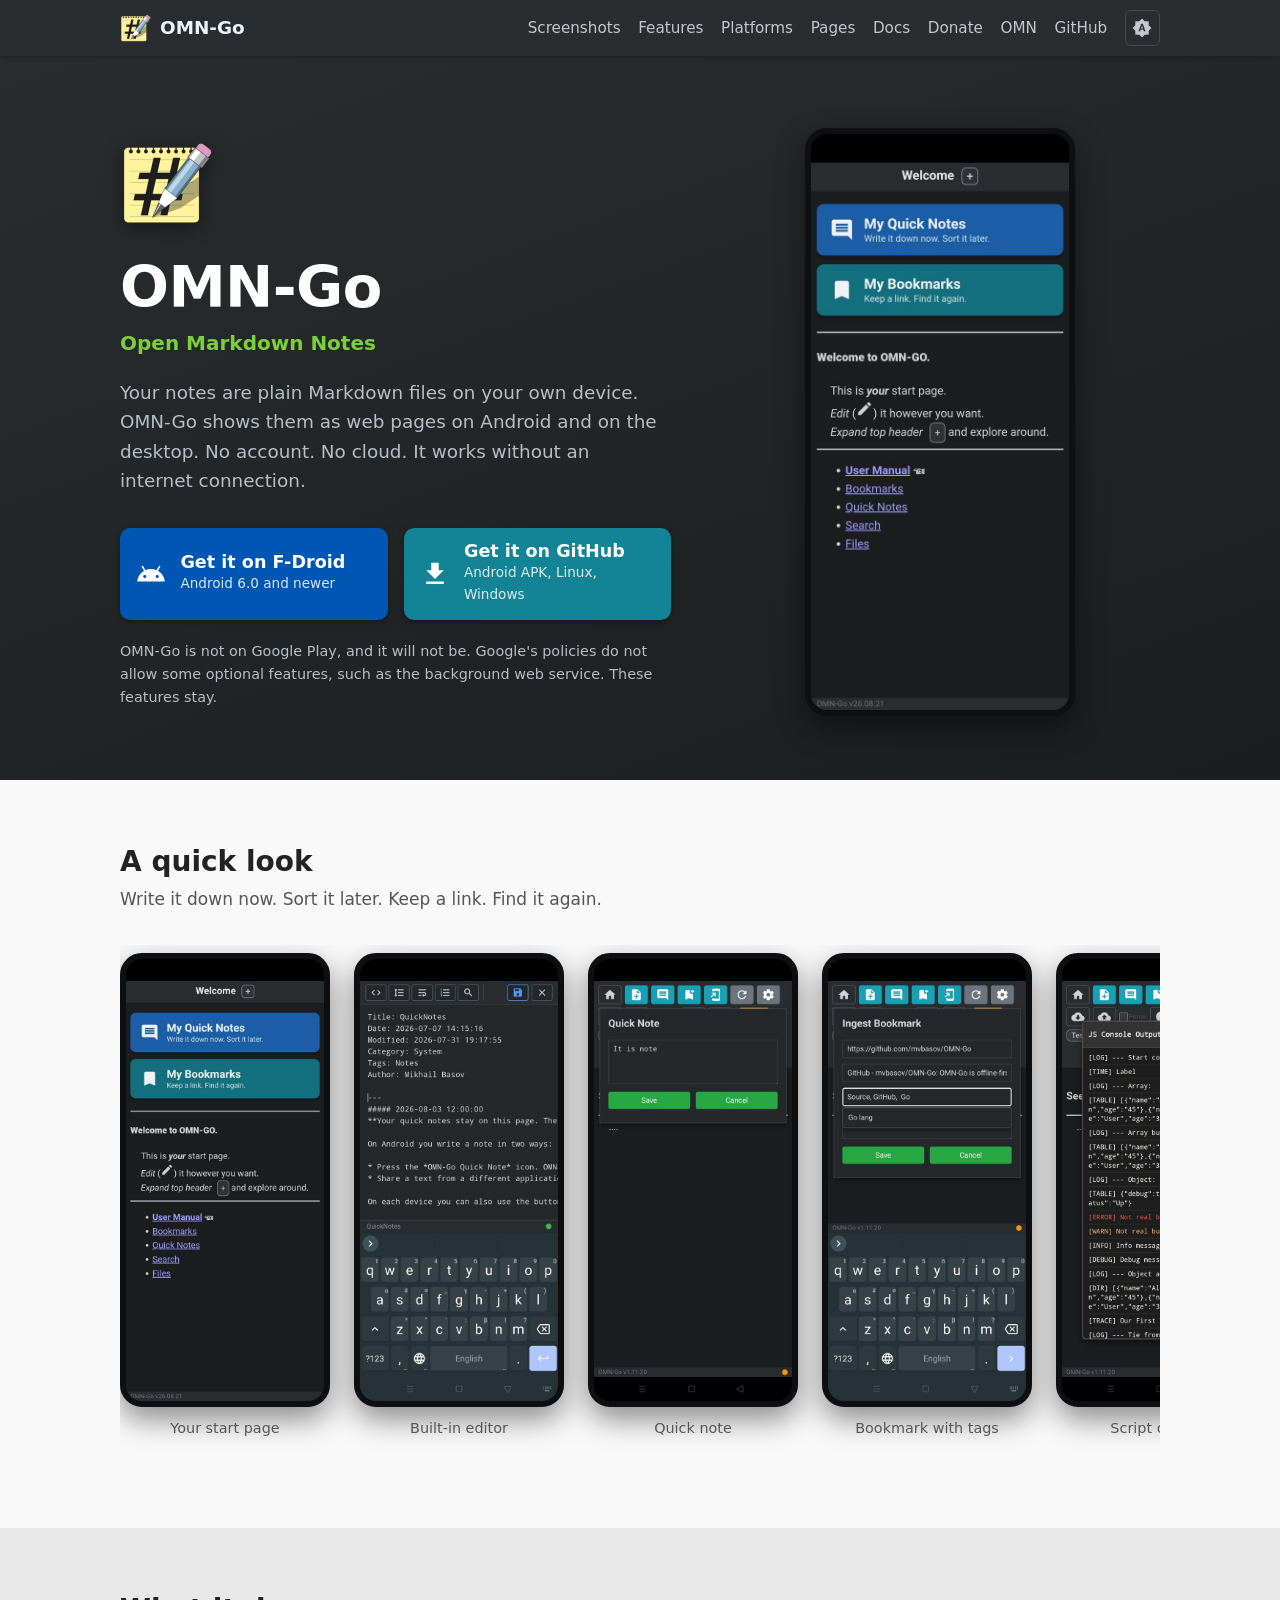
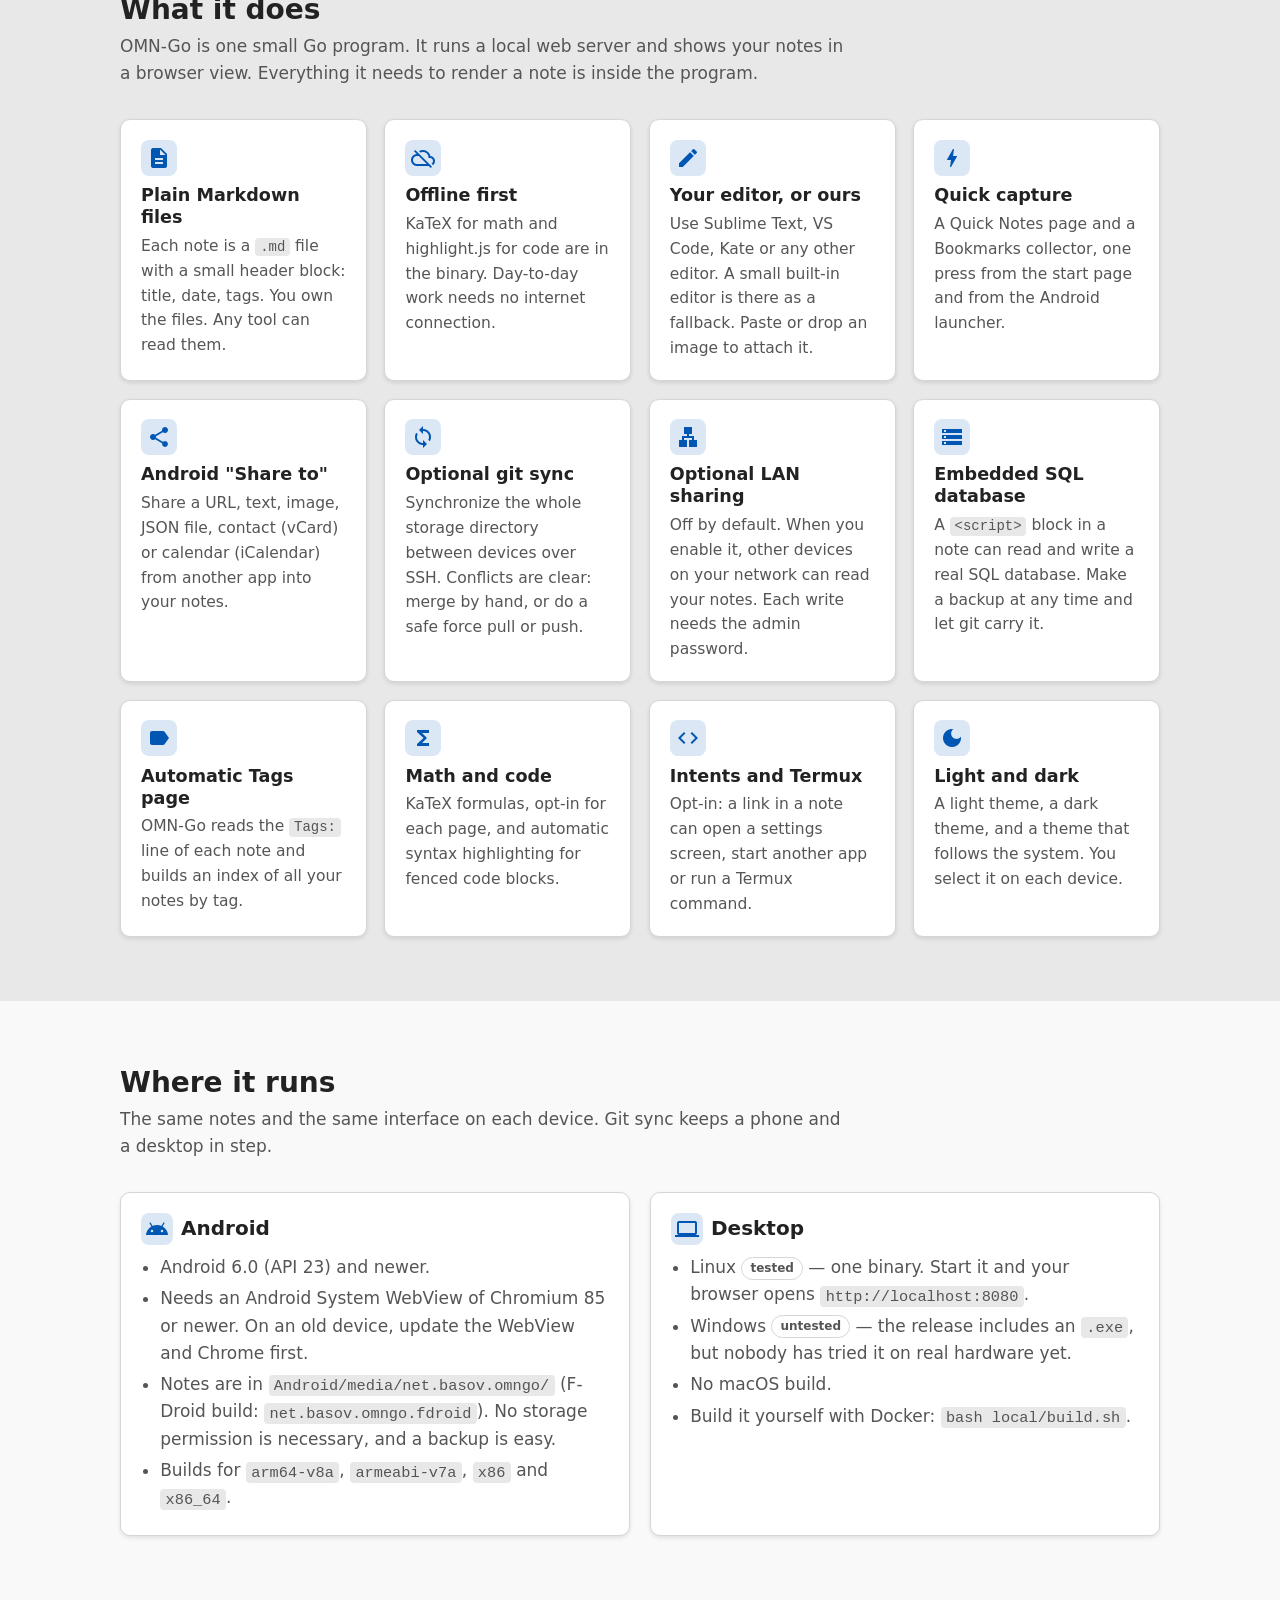
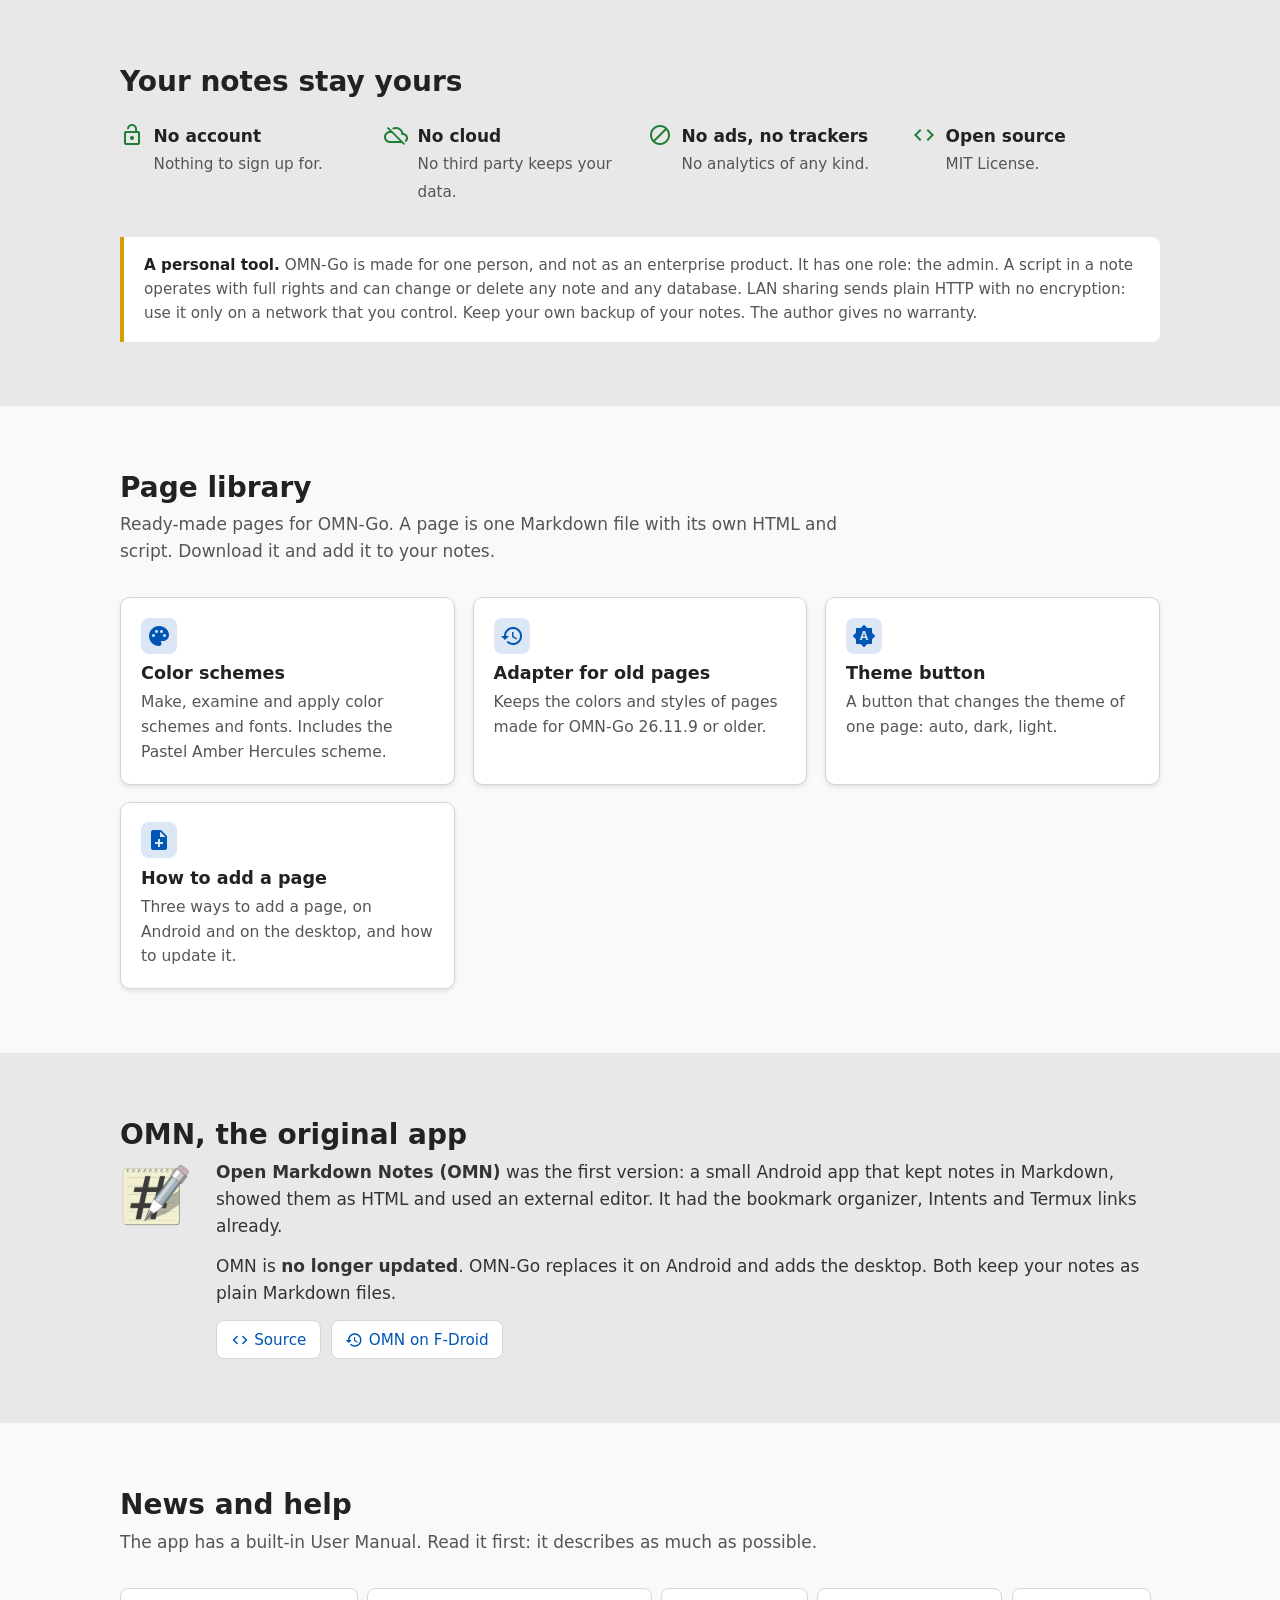
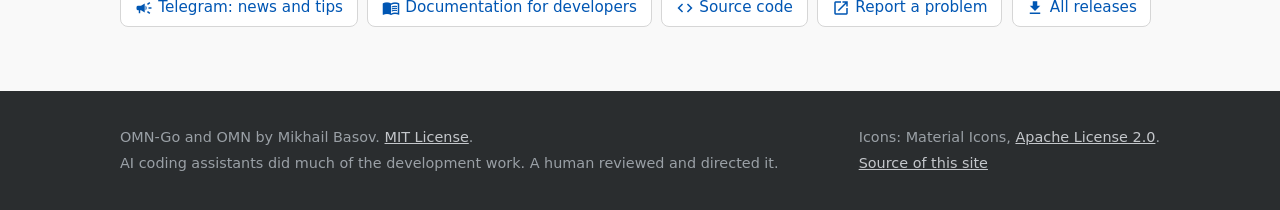
<file: docs/index.html>
<!DOCTYPE html>
<html lang="en">
<head>
<meta charset="utf-8">
<meta name="viewport" content="width=device-width, initial-scale=1">
<title>OMN-Go — Open Markdown Notes</title>
<meta name="description" content="OMN-Go is a self-hosted Markdown note application for Android and the desktop. Plain .md files, offline first, optional git sync, LAN sharing and SQL scripting. No account, no cloud, no trackers.">
<meta name="color-scheme" content="light dark">
<meta name="theme-color" content="#2a2d2f">
<link rel="icon" type="image/png" sizes="32x32" href="img/favicon-32.png">
<link rel="apple-touch-icon" href="img/icon-192.png">
<meta property="og:type" content="website">
<meta property="og:title" content="OMN-Go — Open Markdown Notes">
<meta property="og:description" content="Self-hosted Markdown notes for Android and the desktop. Offline first, no account, no cloud.">
<meta property="og:url" content="https://mvbasov.github.io/OMNHome/">
<meta property="og:image" content="https://mvbasov.github.io/OMNHome/img/og-image.png">
<script>
  /* Apply the saved theme before the first paint. */
  try {
    var t = localStorage.getItem('omn-home-theme');
    if (t === 'light' || t === 'dark') document.documentElement.setAttribute('data-theme', t);
  } catch (e) {}
</script>
<link rel="stylesheet" href="css/omn-home.css">
</head>
<body>

<header class="omn-topbar">
  <div class="omn-wrap">
    <a class="omn-brand" href="#top"><img src="img/icon-192.png" alt="" width="32" height="32">OMN-Go</a>
    <nav class="omn-nav" aria-label="Sections">
      <a class="omn-nav-opt" href="#screenshots">Screenshots</a>
      <a class="omn-nav-opt" href="#features">Features</a>
      <a class="omn-nav-opt" href="#platforms">Platforms</a>
      <a href="pages/">Pages</a>
      <a href="doc/">Docs</a>
      <a href="donate.html">Donate</a>
      <a class="omn-nav-opt" href="#omn">OMN</a>
      <a href="https://github.com/mvbasov/OMN-Go">GitHub</a>
      <button class="omn-theme-btn" id="omn-theme-btn" type="button" title="Theme: system" aria-label="Theme: system"><span class="omn-icon" aria-hidden="true">&#xe1ab;</span></button>
    </nav>
  </div>
</header>

<main id="top">

<section class="omn-hero">
  <div class="omn-wrap">
    <div>
      <img class="omn-hero-logo" src="img/icon-192.png" alt="OMN-Go icon" width="96" height="96">
      <h1>OMN-Go</h1>
      <p class="omn-hero-sub">Open Markdown Notes</p>
      <p class="omn-hero-text">Your notes are plain Markdown files on your own device.
        OMN-Go shows them as web pages on Android and on the desktop.
        No account. No cloud. It works without an internet connection.</p>
      <div class="omn-get" id="download">
        <a class="omn-get-btn omn-get-fdroid" href="https://f-droid.org/packages/net.basov.omngo.fdroid/">
          <span class="omn-icon" aria-hidden="true">&#xe859;</span>
          <span><span class="omn-get-label">Get it on F-Droid</span><span class="omn-get-hint">Android 6.0 and newer</span></span>
        </a>
        <a class="omn-get-btn omn-get-github" href="https://github.com/mvbasov/OMN-Go/releases/latest">
          <span class="omn-icon" aria-hidden="true">&#xf090;</span>
          <span><span class="omn-get-label">Get it on GitHub</span><span class="omn-get-hint">Android APK, Linux, Windows</span></span>
        </a>
      </div>
      <p class="omn-noplay">OMN-Go is not on Google Play, and it will not be.
        Google's policies do not allow some optional features, such as the background web service.
        These features stay.</p>
    </div>
    <div class="omn-hero-shot">
      <span class="omn-phone"><img src="img/01-welcome.jpg" alt="The OMN-Go Welcome page on an Android phone" width="540" height="1206"></span>
    </div>
  </div>
</section>

<section class="omn-section" id="screenshots">
  <div class="omn-wrap">
    <h2>A quick look</h2>
    <p class="omn-lead">Write it down now. Sort it later. Keep a link. Find it again.</p>
    <div class="omn-shots">
      <figure><span class="omn-phone"><img src="img/01-welcome.jpg" alt="Welcome page with the Quick Notes and Bookmarks buttons" loading="lazy" width="540" height="1206"></span><figcaption>Your start page</figcaption></figure>
      <figure><span class="omn-phone"><img src="img/03-editor.jpg" alt="The built-in Markdown editor with a note header block" loading="lazy" width="540" height="1206"></span><figcaption>Built-in editor</figcaption></figure>
      <figure><span class="omn-phone"><img src="img/05-quicknote.jpg" alt="The Quick Note dialog" loading="lazy" width="540" height="1206"></span><figcaption>Quick note</figcaption></figure>
      <figure><span class="omn-phone"><img src="img/06-bookmark.jpg" alt="The Ingest Bookmark dialog with URL, title and tags" loading="lazy" width="540" height="1206"></span><figcaption>Bookmark with tags</figcaption></figure>
      <figure><span class="omn-phone"><img src="img/04-console.jpg" alt="The JavaScript console output of a note script" loading="lazy" width="540" height="1206"></span><figcaption>Script console</figcaption></figure>
      <figure><span class="omn-phone"><img src="img/08-usermanual-light.jpg" alt="The OMN-Go User Manual in the light theme" loading="lazy" width="540" height="1206"></span><figcaption>User Manual, light theme</figcaption></figure>
    </div>
  </div>
</section>

<section class="omn-section omn-section-alt" id="features">
  <div class="omn-wrap">
    <h2>What it does</h2>
    <p class="omn-lead">OMN-Go is one small Go program. It runs a local web server and shows your notes in a browser view.
      Everything it needs to render a note is inside the program.</p>
    <div class="omn-grid">
      <div class="omn-card"><span class="omn-icon" aria-hidden="true">&#xe873;</span><h3>Plain Markdown files</h3><p>Each note is a <code>.md</code> file with a small header block: title, date, tags. You own the files. Any tool can read them.</p></div>
      <div class="omn-card"><span class="omn-icon" aria-hidden="true">&#xe2c1;</span><h3>Offline first</h3><p>KaTeX for math and highlight.js for code are in the binary. Day-to-day work needs no internet connection.</p></div>
      <div class="omn-card"><span class="omn-icon" aria-hidden="true">&#xe3c9;</span><h3>Your editor, or ours</h3><p>Use Sublime Text, VS Code, Kate or any other editor. A small built-in editor is there as a fallback. Paste or drop an image to attach it.</p></div>
      <div class="omn-card"><span class="omn-icon" aria-hidden="true">&#xea0b;</span><h3>Quick capture</h3><p>A Quick Notes page and a Bookmarks collector, one press from the start page and from the Android launcher.</p></div>
      <div class="omn-card"><span class="omn-icon" aria-hidden="true">&#xe80d;</span><h3>Android "Share to"</h3><p>Share a URL, text, image, JSON file, contact (vCard) or calendar (iCalendar) from another app into your notes.</p></div>
      <div class="omn-card"><span class="omn-icon" aria-hidden="true">&#xe627;</span><h3>Optional git sync</h3><p>Synchronize the whole storage directory between devices over SSH. Conflicts are clear: merge by hand, or do a safe force pull or push.</p></div>
      <div class="omn-card"><span class="omn-icon" aria-hidden="true">&#xeb2f;</span><h3>Optional LAN sharing</h3><p>Off by default. When you enable it, other devices on your network can read your notes. Each write needs the admin password.</p></div>
      <div class="omn-card"><span class="omn-icon" aria-hidden="true">&#xe1db;</span><h3>Embedded SQL database</h3><p>A <code>&lt;script&gt;</code> block in a note can read and write a real SQL database. Make a backup at any time and let git carry it.</p></div>
      <div class="omn-card"><span class="omn-icon" aria-hidden="true">&#xe892;</span><h3>Automatic Tags page</h3><p>OMN-Go reads the <code>Tags:</code> line of each note and builds an index of all your notes by tag.</p></div>
      <div class="omn-card"><span class="omn-icon" aria-hidden="true">&#xe24a;</span><h3>Math and code</h3><p>KaTeX formulas, opt-in for each page, and automatic syntax highlighting for fenced code blocks.</p></div>
      <div class="omn-card"><span class="omn-icon" aria-hidden="true">&#xe86f;</span><h3>Intents and Termux</h3><p>Opt-in: a link in a note can open a settings screen, start another app or run a Termux command.</p></div>
      <div class="omn-card"><span class="omn-icon" aria-hidden="true">&#xe51c;</span><h3>Light and dark</h3><p>A light theme, a dark theme, and a theme that follows the system. You select it on each device.</p></div>
    </div>
  </div>
</section>

<section class="omn-section" id="platforms">
  <div class="omn-wrap">
    <h2>Where it runs</h2>
    <p class="omn-lead">The same notes and the same interface on each device. Git sync keeps a phone and a desktop in step.</p>
    <div class="omn-platforms">
      <div class="omn-card">
        <h3><span class="omn-icon" aria-hidden="true">&#xe859;</span>Android</h3>
        <ul>
          <li>Android 6.0 (API 23) and newer.</li>
          <li>Needs an Android System WebView of Chromium 85 or newer. On an old device, update the WebView and Chrome first.</li>
          <li>Notes are in <code>Android/media/net.basov.omngo/</code> (F-Droid build: <code>net.basov.omngo.fdroid</code>). No storage permission is necessary, and a backup is easy.</li>
          <li>Builds for <code>arm64-v8a</code>, <code>armeabi-v7a</code>, <code>x86</code> and <code>x86_64</code>.</li>
        </ul>
      </div>
      <div class="omn-card">
        <h3><span class="omn-icon" aria-hidden="true">&#xe30a;</span>Desktop</h3>
        <ul>
          <li>Linux <span class="omn-tag">tested</span> — one binary. Start it and your browser opens <code>http://localhost:8080</code>.</li>
          <li>Windows <span class="omn-tag">untested</span> — the release includes an <code>.exe</code>, but nobody has tried it on real hardware yet.</li>
          <li>No macOS build.</li>
          <li>Build it yourself with Docker: <code>bash local/build.sh</code>.</li>
        </ul>
      </div>
    </div>
  </div>
</section>

<section class="omn-section omn-section-alt" id="privacy">
  <div class="omn-wrap">
    <h2>Your notes stay yours</h2>
    <div class="omn-pledge">
      <div><span class="omn-icon" aria-hidden="true">&#xe898;</span><span><strong>No account</strong><span class="omn-pledge-text">Nothing to sign up for.</span></span></div>
      <div><span class="omn-icon" aria-hidden="true">&#xe2c1;</span><span><strong>No cloud</strong><span class="omn-pledge-text">No third party keeps your data.</span></span></div>
      <div><span class="omn-icon" aria-hidden="true">&#xe14b;</span><span><strong>No ads, no trackers</strong><span class="omn-pledge-text">No analytics of any kind.</span></span></div>
      <div><span class="omn-icon" aria-hidden="true">&#xe86f;</span><span><strong>Open source</strong><span class="omn-pledge-text">MIT License.</span></span></div>
    </div>
    <div class="omn-disclaimer">
      <strong>A personal tool.</strong> OMN-Go is made for one person, and not as an enterprise product.
      It has one role: the admin. A script in a note operates with full rights and can change or delete any note and any database.
      LAN sharing sends plain HTTP with no encryption: use it only on a network that you control.
      Keep your own backup of your notes. The author gives no warranty.
    </div>
  </div>
</section>

<section class="omn-section" id="pages">
  <div class="omn-wrap">
    <h2>Page library</h2>
    <p class="omn-lead">Ready-made pages for OMN-Go. A page is one Markdown file with its own HTML and script. Download it and add it to your notes.</p>
    <div class="omn-teaser">
      <a class="omn-card" href="pages/#color-schemes"><span class="omn-icon" aria-hidden="true">&#xe40a;</span><h3>Color schemes</h3><p>Make, examine and apply color schemes and fonts. Includes the Pastel Amber Hercules scheme.</p></a>
      <a class="omn-card" href="pages/#legacy-adapter"><span class="omn-icon" aria-hidden="true">&#xe889;</span><h3>Adapter for old pages</h3><p>Keeps the colors and styles of pages made for OMN-Go 26.11.9 or older.</p></a>
      <a class="omn-card" href="pages/#theme-button"><span class="omn-icon" aria-hidden="true">&#xe1ab;</span><h3>Theme button</h3><p>A button that changes the theme of one page: auto, dark, light.</p></a>
      <a class="omn-card" href="pages/install.html"><span class="omn-icon" aria-hidden="true">&#xe89c;</span><h3>How to add a page</h3><p>Three ways to add a page, on Android and on the desktop, and how to update it.</p></a>
    </div>
  </div>
</section>

<section class="omn-section omn-section-alt" id="omn">
  <div class="omn-wrap">
    <h2>OMN, the original app</h2>
    <div class="omn-classic">
      <img src="img/icon-192.png" alt="" width="72" height="72">
      <div>
        <p><strong>Open Markdown Notes (OMN)</strong> was the first version: a small Android app that kept notes in Markdown,
          showed them as HTML and used an external editor. It had the bookmark organizer, Intents and Termux links already.</p>
        <p>OMN is <strong>no longer updated</strong>. OMN-Go replaces it on Android and adds the desktop.
          Both keep your notes as plain Markdown files.</p>
        <div class="omn-links">
          <a class="omn-link-btn" href="https://github.com/mvbasov/OMN"><span class="omn-icon" aria-hidden="true">&#xe86f;</span>Source</a>
          <a class="omn-link-btn" href="https://f-droid.org/packages/net.basov.omn.fdroid/"><span class="omn-icon" aria-hidden="true">&#xe889;</span>OMN on F-Droid</a>
        </div>
      </div>
    </div>
  </div>
</section>

<section class="omn-section" id="community">
  <div class="omn-wrap">
    <h2>News and help</h2>
    <p class="omn-lead">The app has a built-in User Manual. Read it first: it describes as much as possible.</p>
    <div class="omn-links">
      <a class="omn-link-btn" href="https://t.me/OMNNewsAndTips"><span class="omn-icon" aria-hidden="true">&#xef49;</span>Telegram: news and tips</a>
      <a class="omn-link-btn" href="doc/"><span class="omn-icon" aria-hidden="true">&#xea19;</span>Documentation for developers</a>
      <a class="omn-link-btn" href="https://github.com/mvbasov/OMN-Go"><span class="omn-icon" aria-hidden="true">&#xe86f;</span>Source code</a>
      <a class="omn-link-btn" href="https://github.com/mvbasov/OMN-Go/issues"><span class="omn-icon" aria-hidden="true">&#xe89e;</span>Report a problem</a>
      <a class="omn-link-btn" href="https://github.com/mvbasov/OMN-Go/releases"><span class="omn-icon" aria-hidden="true">&#xf090;</span>All releases</a>
    </div>
  </div>
</section>

</main>

<footer class="omn-footer">
  <div class="omn-wrap">
    <div>
      <p>OMN-Go and OMN by Mikhail Basov. <a href="https://github.com/mvbasov/OMN-Go/blob/master/LICENSE">MIT License</a>.</p>
      <p>AI coding assistants did much of the development work. A human reviewed and directed it.</p>
    </div>
    <div>
      <p>Icons: Material Icons, <a href="https://www.apache.org/licenses/LICENSE-2.0">Apache License 2.0</a>.</p>
      <p><a href="https://github.com/mvbasov/OMNHome">Source of this site</a></p>
    </div>
  </div>
</footer>

<script src="js/omn-home.js"></script>
</body>
</html>
</file>
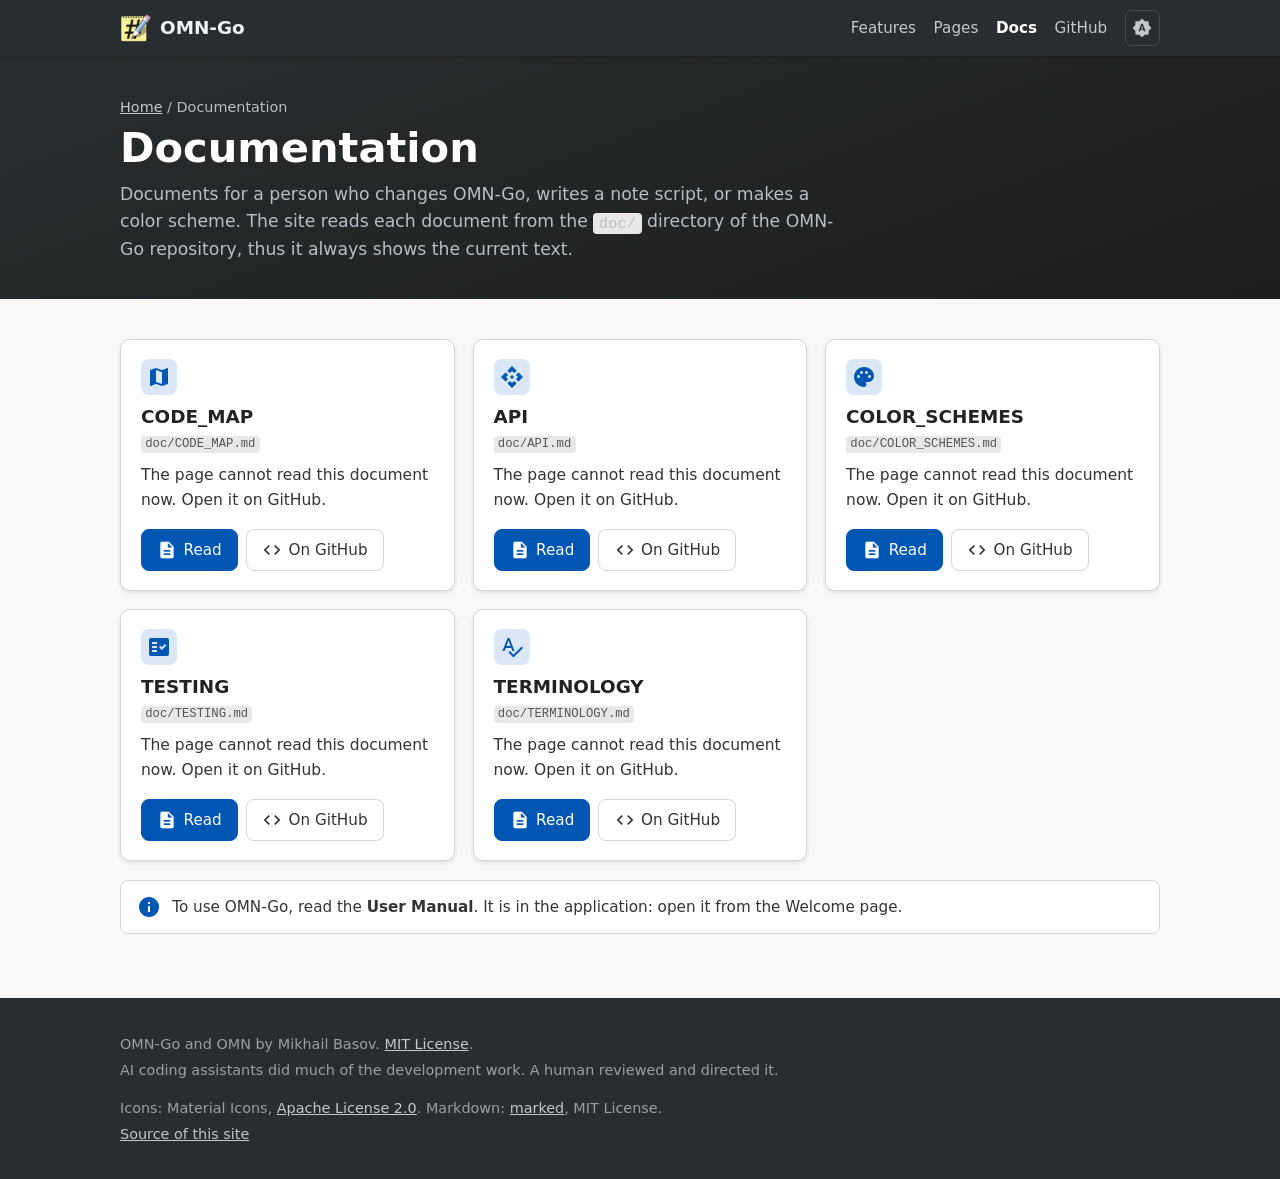
<file: docs/doc/index.html>
<!DOCTYPE html>
<html lang="en">
<head>
<meta charset="utf-8">
<meta name="viewport" content="width=device-width, initial-scale=1">
<title>Documentation — OMN-Go</title>
<meta name="description" content="Developer documentation of OMN-Go: the code map, the server API, the color scheme tokens, the tests and the documentation vocabulary.">
<meta name="color-scheme" content="light dark">
<meta name="theme-color" content="#2a2d2f">
<link rel="icon" type="image/png" sizes="32x32" href="../img/favicon-32.png">
<link rel="apple-touch-icon" href="../img/icon-192.png">
<meta property="og:type" content="website">
<meta property="og:title" content="Documentation — OMN-Go">
<meta property="og:description" content="Developer documentation of OMN-Go: the code map, the server API, the color scheme tokens, the tests and the documentation vocabulary.">
<meta property="og:url" content="https://mvbasov.github.io/OMNHome/doc/">
<meta property="og:image" content="https://mvbasov.github.io/OMNHome/img/og-image.png">
<script>
  /* Apply the saved theme before the first paint. */
  try {
    var t = localStorage.getItem('omn-home-theme');
    if (t === 'light' || t === 'dark') document.documentElement.setAttribute('data-theme', t);
  } catch (e) {}
</script>
<link rel="stylesheet" href="../css/omn-home.css">
</head>
<body>

<header class="omn-topbar">
  <div class="omn-wrap">
    <a class="omn-brand" href="../"><img src="../img/icon-192.png" alt="" width="32" height="32">OMN-Go</a>
    <nav class="omn-nav" aria-label="Sections">
      <a class="omn-nav-opt" href="../#features">Features</a>
      <a href="../pages/">Pages</a>
      <a class="omn-nav-on" href="./">Docs</a>
      <a href="https://github.com/mvbasov/OMN-Go">GitHub</a>
      <button class="omn-theme-btn" id="omn-theme-btn" type="button" title="Theme: system" aria-label="Theme: system"><span class="omn-icon" aria-hidden="true">&#xe1ab;</span></button>
    </nav>
  </div>
</header>

<main>

<section class="omn-pagehead">
  <div class="omn-wrap">
    <div class="omn-crumbs"><a href="../">Home</a> / Documentation</div>
    <h1>Documentation</h1>
    <p>Documents for a person who changes OMN-Go, writes a note script, or makes a color scheme.
      The site reads each document from the <code>doc/</code> directory of the OMN-Go repository, thus it always shows the current text.</p>
  </div>
</section>

<section class="omn-section">
  <div class="omn-wrap">
    <div class="omn-doc-list" id="omn-doc-list">
      <noscript><p>This page needs JavaScript. Read the documents in the
        <a href="https://github.com/mvbasov/OMN-Go/tree/master/doc">doc directory on GitHub</a>.</p></noscript>
    </div>
    <div class="omn-callout">
      <span class="omn-icon" aria-hidden="true">&#xe88e;</span>
      <div>
        <p>To use OMN-Go, read the <strong>User Manual</strong>. It is in the application: open it from the Welcome page.</p>
      </div>
    </div>
  </div>
</section>

</main>

<footer class="omn-footer">
  <div class="omn-wrap">
    <div>
      <p>OMN-Go and OMN by Mikhail Basov. <a href="https://github.com/mvbasov/OMN-Go/blob/master/LICENSE">MIT License</a>.</p>
      <p>AI coding assistants did much of the development work. A human reviewed and directed it.</p>
    </div>
    <div>
      <p>Icons: Material Icons, <a href="https://www.apache.org/licenses/LICENSE-2.0">Apache License 2.0</a>. Markdown: <a href="https://github.com/markedjs/marked">marked</a>, MIT License.</p>
      <p><a href="https://github.com/mvbasov/OMNHome">Source of this site</a></p>
    </div>
  </div>
</footer>

<script src="../js/omn-home.js"></script>
<script src="../js/omn-docs.js"></script>
</body>
</html>
</file>
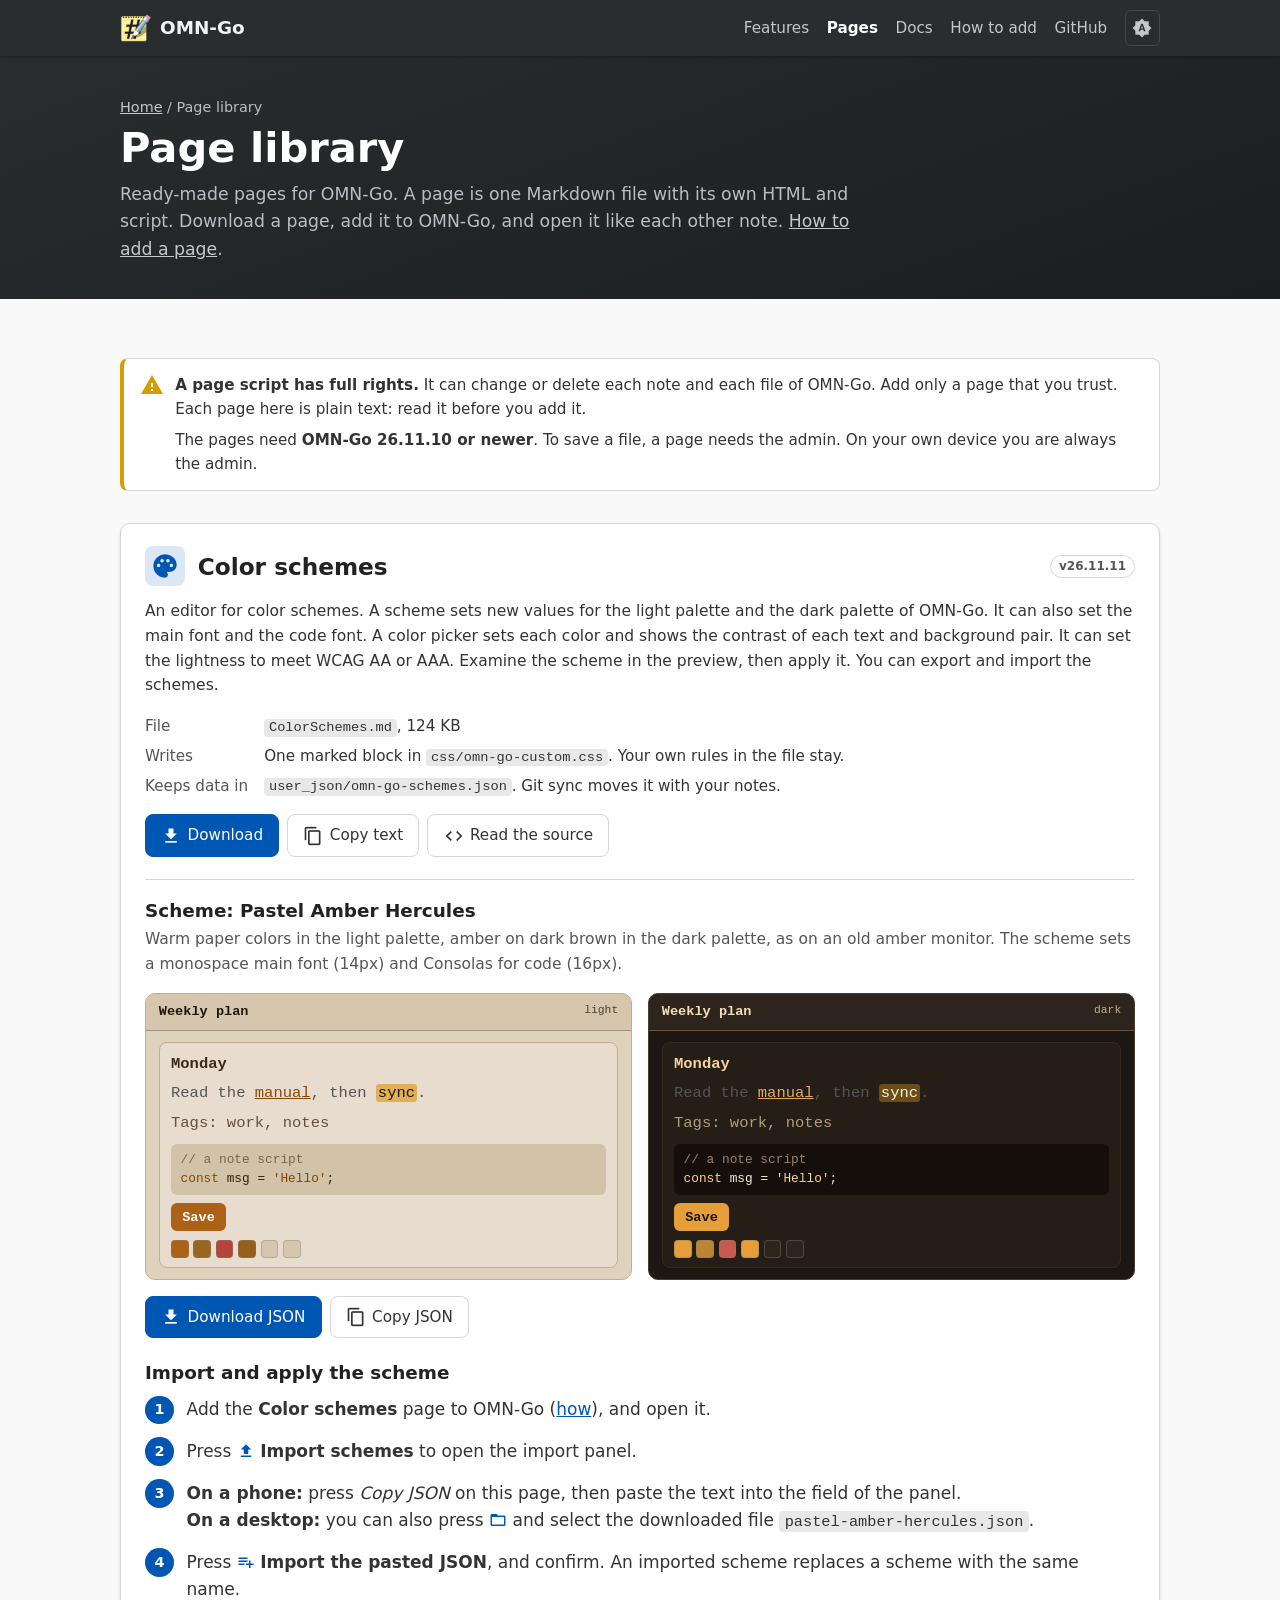
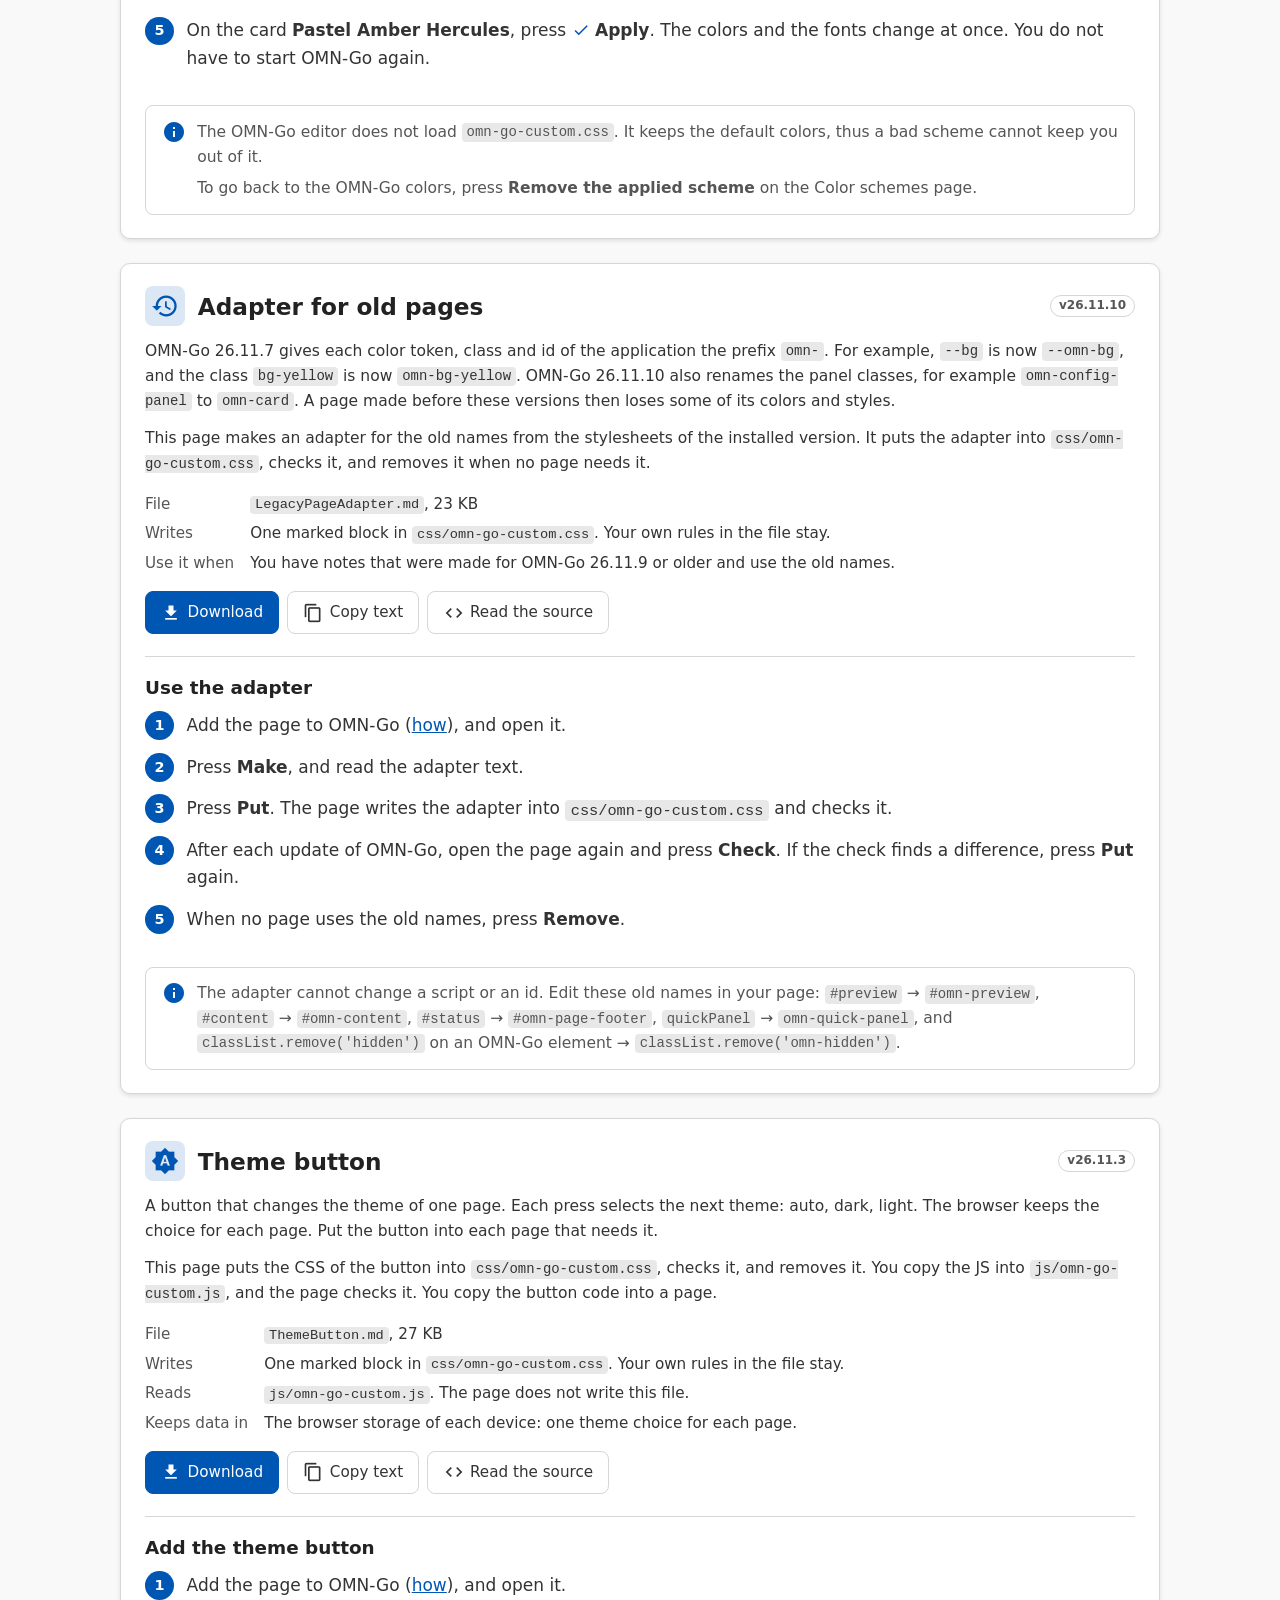
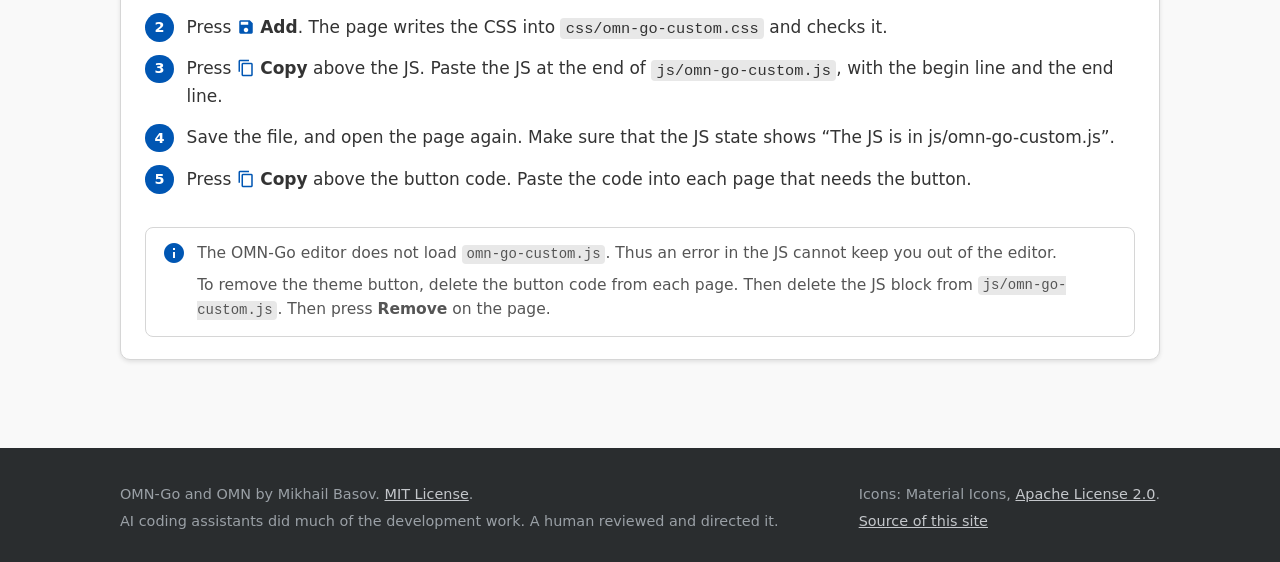
<file: docs/pages/index.html>
<!DOCTYPE html>
<html lang="en">
<head>
<meta charset="utf-8">
<meta name="viewport" content="width=device-width, initial-scale=1">
<title>Page library — OMN-Go</title>
<meta name="description" content="Ready-made pages for OMN-Go: a color scheme editor, an adapter for pages made for an older OMN-Go, and a theme button for a page. Download a page and add it to your notes.">
<meta name="color-scheme" content="light dark">
<meta name="theme-color" content="#2a2d2f">
<link rel="icon" type="image/png" sizes="32x32" href="../img/favicon-32.png">
<link rel="apple-touch-icon" href="../img/icon-192.png">
<meta property="og:type" content="website">
<meta property="og:title" content="OMN-Go page library">
<meta property="og:description" content="Ready-made pages for OMN-Go. Download a page and add it to your notes.">
<meta property="og:url" content="https://mvbasov.github.io/OMNHome/pages/">
<meta property="og:image" content="https://mvbasov.github.io/OMNHome/img/og-image.png">
<script>
  /* Apply the saved theme before the first paint. */
  try {
    var t = localStorage.getItem('omn-home-theme');
    if (t === 'light' || t === 'dark') document.documentElement.setAttribute('data-theme', t);
  } catch (e) {}
</script>
<link rel="stylesheet" href="../css/omn-home.css">
</head>
<body>

<header class="omn-topbar">
  <div class="omn-wrap">
    <a class="omn-brand" href="../"><img src="../img/icon-192.png" alt="" width="32" height="32">OMN-Go</a>
    <nav class="omn-nav" aria-label="Sections">
      <a class="omn-nav-opt" href="../#features">Features</a>
      <a class="omn-nav-on" href="./">Pages</a>
      <a href="../doc/">Docs</a>
      <a class="omn-nav-opt" href="install.html">How to add</a>
      <a href="https://github.com/mvbasov/OMN-Go">GitHub</a>
      <button class="omn-theme-btn" id="omn-theme-btn" type="button" title="Theme: system" aria-label="Theme: system"><span class="omn-icon" aria-hidden="true">&#xe1ab;</span></button>
    </nav>
  </div>
</header>

<main>

<section class="omn-pagehead">
  <div class="omn-wrap">
    <div class="omn-crumbs"><a href="../">Home</a> / Page library</div>
    <h1>Page library</h1>
    <p>Ready-made pages for OMN-Go. A page is one Markdown file with its own HTML and script.
      Download a page, add it to OMN-Go, and open it like each other note.
      <a href="install.html" style="color:#c4c7cb">How to add a page</a>.</p>
  </div>
</section>

<section class="omn-section">
  <div class="omn-wrap">

    <div class="omn-callout omn-callout-warn">
      <span class="omn-icon" aria-hidden="true">&#xe002;</span>
      <div>
        <p><strong>A page script has full rights.</strong> It can change or delete each note and each file of OMN-Go.
          Add only a page that you trust. Each page here is plain text: read it before you add it.</p>
        <p>The pages need <strong>OMN-Go 26.11.10 or newer</strong>. To save a file, a page needs the admin.
          On your own device you are always the admin.</p>
      </div>
    </div>

    <!-- ===================== Color schemes ===================== -->
    <article class="omn-card omn-item" id="color-schemes" style="margin-top:2rem">
      <div class="omn-item-head">
        <span class="omn-icon" aria-hidden="true">&#xe40a;</span>
        <h2>Color schemes</h2>
        <span class="omn-tag" title="Page version">v26.11.11</span>
      </div>
      <p>An editor for color schemes. A scheme sets new values for the light palette and the dark palette of OMN-Go.
        It can also set the main font and the code font. A color picker sets each color and shows the contrast of
        each text and background pair. It can set the lightness to meet WCAG AA or AAA.
        Examine the scheme in the preview, then apply it. You can export and import the schemes.</p>
      <dl class="omn-facts">
        <dt>File</dt><dd><code>ColorSchemes.md</code>, 124 KB</dd>
        <dt>Writes</dt><dd>One marked block in <code>css/omn-go-custom.css</code>. Your own rules in the file stay.</dd>
        <dt>Keeps data in</dt><dd><code>user_json/omn-go-schemes.json</code>. Git sync moves it with your notes.</dd>
      </dl>
      <div class="omn-actions">
        <a class="omn-btn omn-btn-primary" href="files/ColorSchemes.md" download="ColorSchemes.md"><span class="omn-icon" aria-hidden="true">&#xf090;</span>Download</a>
        <button class="omn-btn" type="button" data-copy="files/ColorSchemes.md"><span class="omn-icon" aria-hidden="true">&#xe14d;</span>Copy text</button>
        <a class="omn-btn" href="https://github.com/mvbasov/OMNHome/blob/master/docs/pages/files/ColorSchemes.md"><span class="omn-icon" aria-hidden="true">&#xe86f;</span>Read the source</a>
        <span class="omn-copy-state" aria-live="polite"></span>
      </div>

      <div class="omn-sub" id="pastel-amber-hercules">
        <h3>Scheme: Pastel Amber Hercules</h3>
        <p>Warm paper colors in the light palette, amber on dark brown in the dark palette, as on an old amber monitor.
          The scheme sets a monospace main font (14px) and Consolas for code (16px).</p>
        <div class="omn-scheme">
<div class="omn-mini" style="background:#dfd2bc;color:#342617;border-color:#beae94;font-family:ui-monospace, SFMono-Regular, Menlo, Monaco, Consolas, &#x27;Courier New&#x27;, monospace">
  <div class="omn-mini-head" style="background:#d5c6ad;color:#20160b;border-bottom:1px solid #a69377">Weekly plan <small>light</small></div>
  <div class="omn-mini-body">
    <div class="omn-mini-card" style="background:#e7dcce;border-color:#beae94">
      <p style="color:#3b2a18;font-weight:700">Monday</p>
      <p>Read the <span style="color:#8a4808;text-decoration:underline">manual</span>, then <span style="background:#dfb157;color:#20160b;padding:0 2px;border-radius:3px">sync</span>.</p>
      <p style="color:#63503d">Tags: work, notes</p>
      <div class="omn-mini-code" style="background:#d2c2a7;color:#2e1e10;font-family:Consolas, &#x27;Courier New&#x27;, monospace"><span style="color:#786552">// a note script</span>
<span style="color:#804a08">const</span> <span style="color:#2e1e10">msg</span> = <span style="color:#7a4608">'Hello'</span>;</div>
      <span class="omn-mini-btn" style="background:#ab6216;color:#ffffff">Save</span>
      <div class="omn-mini-dots"><span style="background:#ab6216"></span><span style="background:#9a651f"></span><span style="background:#b54439"></span><span style="background:#965e1b"></span><span style="background:#d5c6ad"></span><span style="background:#d5c6ad"></span></div>
    </div>
  </div>
</div>
<div class="omn-mini" style="background:#1c1712;color:#e9ceaa;border-color:#4a3d2f;font-family:ui-monospace, SFMono-Regular, Menlo, Monaco, Consolas, &#x27;Courier New&#x27;, monospace">
  <div class="omn-mini-head" style="background:#2d251d;color:#f5deb8;border-bottom:1px solid #63523f">Weekly plan <small>dark</small></div>
  <div class="omn-mini-body">
    <div class="omn-mini-card" style="background:#241e17;border-color:#362a1e">
      <p style="color:#f2d3a2;font-weight:700">Monday</p>
      <p>Read the <span style="color:#e2aa62;text-decoration:underline">manual</span>, then <span style="background:#6b4d1b;color:#fdf0d5;padding:0 2px;border-radius:3px">sync</span>.</p>
      <p style="color:#b59b7b">Tags: work, notes</p>
      <div class="omn-mini-code" style="background:#140f0b;color:#fcecd2;font-family:Consolas, &#x27;Courier New&#x27;, monospace"><span style="color:#9b8268">// a note script</span>
<span style="color:#ffd58a">const</span> <span style="color:#fcecd2">msg</span> = <span style="color:#ffd58a">'Hello'</span>;</div>
      <span class="omn-mini-btn" style="background:#e59e38;color:#1c1712">Save</span>
      <div class="omn-mini-dots"><span style="background:#e59e38"></span><span style="background:#be8333"></span><span style="background:#c75a4d"></span><span style="background:#e59e38"></span><span style="background:#2d241c"></span><span style="background:#2d251d"></span></div>
    </div>
  </div>
</div>
</div>
        <div class="omn-actions">
          <a class="omn-btn omn-btn-primary" href="files/schemes/pastel-amber-hercules.json" download="pastel-amber-hercules.json"><span class="omn-icon" aria-hidden="true">&#xf090;</span>Download JSON</a>
          <button class="omn-btn" type="button" data-copy="files/schemes/pastel-amber-hercules.json"><span class="omn-icon" aria-hidden="true">&#xe14d;</span>Copy JSON</button>
          <span class="omn-copy-state" aria-live="polite"></span>
        </div>
        <h3 style="margin-top:1.4rem">Import and apply the scheme</h3>
        <ol class="omn-steps">
          <li>Add the <strong>Color schemes</strong> page to OMN-Go (<a href="install.html">how</a>), and open it.</li>
          <li>Press <span class="omn-icon" aria-hidden="true">&#xe2c6;</span> <strong>Import schemes</strong> to open the import panel.</li>
          <li><strong>On a phone:</strong> press <em>Copy JSON</em> on this page, then paste the text into the field of the panel.<br>
            <strong>On a desktop:</strong> you can also press <span class="omn-icon" aria-hidden="true">&#xe2c8;</span> and select the downloaded file <code>pastel-amber-hercules.json</code>.</li>
          <li>Press <span class="omn-icon" aria-hidden="true">&#xe03b;</span> <strong>Import the pasted JSON</strong>, and confirm.
            An imported scheme replaces a scheme with the same name.</li>
          <li>On the card <strong>Pastel Amber Hercules</strong>, press <span class="omn-icon" aria-hidden="true">&#xe5ca;</span> <strong>Apply</strong>.
            The colors and the fonts change at once. You do not have to start OMN-Go again.</li>
        </ol>
        <div class="omn-callout">
          <span class="omn-icon" aria-hidden="true">&#xe88e;</span>
          <div>
            <p>The OMN-Go editor does not load <code>omn-go-custom.css</code>. It keeps the default colors, thus a bad scheme cannot keep you out of it.</p>
            <p>To go back to the OMN-Go colors, press <strong>Remove the applied scheme</strong> on the Color schemes page.</p>
          </div>
        </div>
      </div>
    </article>

    <!-- ===================== Adapter for old pages ===================== -->
    <article class="omn-card omn-item" id="legacy-adapter">
      <div class="omn-item-head">
        <span class="omn-icon" aria-hidden="true">&#xe889;</span>
        <h2>Adapter for old pages</h2>
        <span class="omn-tag" title="Page version">v26.11.10</span>
      </div>
      <p>OMN-Go 26.11.7 gives each color token, class and id of the application the prefix <code>omn-</code>.
        For example, <code>--bg</code> is now <code>--omn-bg</code>, and the class <code>bg-yellow</code> is now
        <code>omn-bg-yellow</code>. OMN-Go 26.11.10 also renames the panel classes, for example
        <code>omn-config-panel</code> to <code>omn-card</code>. A page made before these versions then loses some of its colors and styles.</p>
      <p>This page makes an adapter for the old names from the stylesheets of the installed version.
        It puts the adapter into <code>css/omn-go-custom.css</code>, checks it, and removes it when no page needs it.</p>
      <dl class="omn-facts">
        <dt>File</dt><dd><code>LegacyPageAdapter.md</code>, 23 KB</dd>
        <dt>Writes</dt><dd>One marked block in <code>css/omn-go-custom.css</code>. Your own rules in the file stay.</dd>
        <dt>Use it when</dt><dd>You have notes that were made for OMN-Go 26.11.9 or older and use the old names.</dd>
      </dl>
      <div class="omn-actions">
        <a class="omn-btn omn-btn-primary" href="files/LegacyPageAdapter.md" download="LegacyPageAdapter.md"><span class="omn-icon" aria-hidden="true">&#xf090;</span>Download</a>
        <button class="omn-btn" type="button" data-copy="files/LegacyPageAdapter.md"><span class="omn-icon" aria-hidden="true">&#xe14d;</span>Copy text</button>
        <a class="omn-btn" href="https://github.com/mvbasov/OMNHome/blob/master/docs/pages/files/LegacyPageAdapter.md"><span class="omn-icon" aria-hidden="true">&#xe86f;</span>Read the source</a>
        <span class="omn-copy-state" aria-live="polite"></span>
      </div>
      <div class="omn-sub">
        <h3>Use the adapter</h3>
        <ol class="omn-steps">
          <li>Add the page to OMN-Go (<a href="install.html">how</a>), and open it.</li>
          <li>Press <strong>Make</strong>, and read the adapter text.</li>
          <li>Press <strong>Put</strong>. The page writes the adapter into <code>css/omn-go-custom.css</code> and checks it.</li>
          <li>After each update of OMN-Go, open the page again and press <strong>Check</strong>. If the check finds a difference, press <strong>Put</strong> again.</li>
          <li>When no page uses the old names, press <strong>Remove</strong>.</li>
        </ol>
        <div class="omn-callout">
          <span class="omn-icon" aria-hidden="true">&#xe88e;</span>
          <div>
            <p>The adapter cannot change a script or an id. Edit these old names in your page:
              <code>#preview</code> → <code>#omn-preview</code>, <code>#content</code> → <code>#omn-content</code>,
              <code>#status</code> → <code>#omn-page-footer</code>, <code>quickPanel</code> → <code>omn-quick-panel</code>,
              and <code>classList.remove('hidden')</code> on an OMN-Go element → <code>classList.remove('omn-hidden')</code>.</p>
          </div>
        </div>
      </div>
    </article>

    <!-- ===================== Theme button ===================== -->
    <article class="omn-card omn-item" id="theme-button">
      <div class="omn-item-head">
        <span class="omn-icon" aria-hidden="true">&#xe1ab;</span>
        <h2>Theme button</h2>
        <span class="omn-tag" title="Page version">v26.11.3</span>
      </div>
      <p>A button that changes the theme of one page. Each press selects the next theme: auto, dark, light.
        The browser keeps the choice for each page. Put the button into each page that needs it.</p>
      <p>This page puts the CSS of the button into <code>css/omn-go-custom.css</code>, checks it, and removes it.
        You copy the JS into <code>js/omn-go-custom.js</code>, and the page checks it.
        You copy the button code into a page.</p>
      <dl class="omn-facts">
        <dt>File</dt><dd><code>ThemeButton.md</code>, 27 KB</dd>
        <dt>Writes</dt><dd>One marked block in <code>css/omn-go-custom.css</code>. Your own rules in the file stay.</dd>
        <dt>Reads</dt><dd><code>js/omn-go-custom.js</code>. The page does not write this file.</dd>
        <dt>Keeps data in</dt><dd>The browser storage of each device: one theme choice for each page.</dd>
      </dl>
      <div class="omn-actions">
        <a class="omn-btn omn-btn-primary" href="files/ThemeButton.md" download="ThemeButton.md"><span class="omn-icon" aria-hidden="true">&#xf090;</span>Download</a>
        <button class="omn-btn" type="button" data-copy="files/ThemeButton.md"><span class="omn-icon" aria-hidden="true">&#xe14d;</span>Copy text</button>
        <a class="omn-btn" href="https://github.com/mvbasov/OMNHome/blob/master/docs/pages/files/ThemeButton.md"><span class="omn-icon" aria-hidden="true">&#xe86f;</span>Read the source</a>
        <span class="omn-copy-state" aria-live="polite"></span>
      </div>
      <div class="omn-sub">
        <h3>Add the theme button</h3>
        <ol class="omn-steps">
          <li>Add the page to OMN-Go (<a href="install.html">how</a>), and open it.</li>
          <li>Press <span class="omn-icon" aria-hidden="true">&#xe161;</span> <strong>Add</strong>. The page writes the CSS into <code>css/omn-go-custom.css</code> and checks it.</li>
          <li>Press <span class="omn-icon" aria-hidden="true">&#xe14d;</span> <strong>Copy</strong> above the JS. Paste the JS at the end of <code>js/omn-go-custom.js</code>, with the begin line and the end line.</li>
          <li>Save the file, and open the page again. Make sure that the JS state shows &ldquo;The JS is in js/omn-go-custom.js&rdquo;.</li>
          <li>Press <span class="omn-icon" aria-hidden="true">&#xe14d;</span> <strong>Copy</strong> above the button code. Paste the code into each page that needs the button.</li>
        </ol>
        <div class="omn-callout">
          <span class="omn-icon" aria-hidden="true">&#xe88e;</span>
          <div>
            <p>The OMN-Go editor does not load <code>omn-go-custom.js</code>. Thus an error in the JS cannot keep you out of the editor.</p>
            <p>To remove the theme button, delete the button code from each page. Then delete the JS block from <code>js/omn-go-custom.js</code>.
              Then press <strong>Remove</strong> on the page.</p>
          </div>
        </div>
      </div>
    </article>

  </div>
</section>

</main>

<footer class="omn-footer">
  <div class="omn-wrap">
    <div>
      <p>OMN-Go and OMN by Mikhail Basov. <a href="https://github.com/mvbasov/OMN-Go/blob/master/LICENSE">MIT License</a>.</p>
      <p>AI coding assistants did much of the development work. A human reviewed and directed it.</p>
    </div>
    <div>
      <p>Icons: Material Icons, <a href="https://www.apache.org/licenses/LICENSE-2.0">Apache License 2.0</a>.</p>
      <p><a href="https://github.com/mvbasov/OMNHome">Source of this site</a></p>
    </div>
  </div>
</footer>

<script src="../js/omn-home.js"></script>
</body>
</html>
</file>
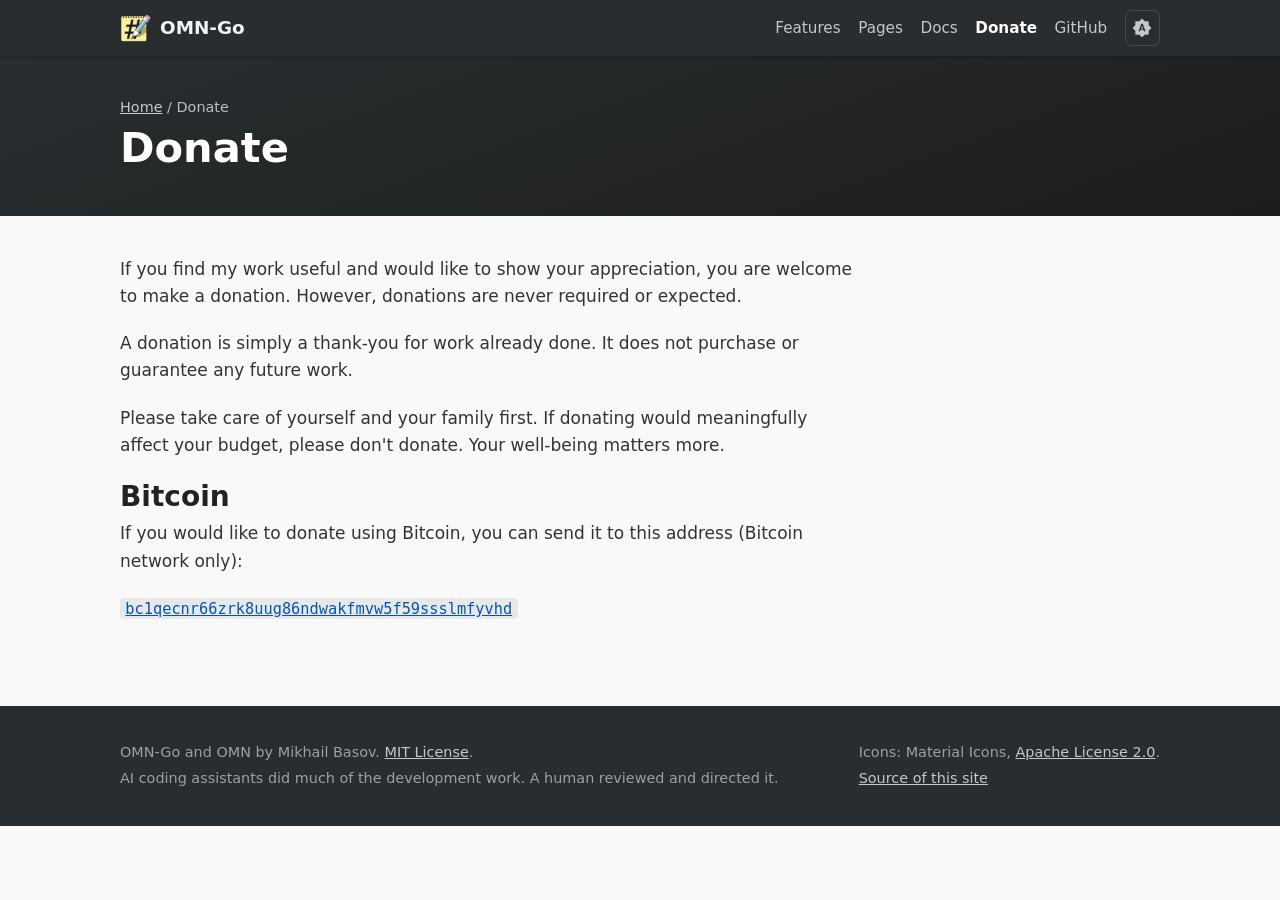
<file: docs/donate.html>
<!DOCTYPE html>
<html lang="en">
<head>
<meta charset="utf-8">
<meta name="viewport" content="width=device-width, initial-scale=1">
<title>Donate — OMN-Go</title>
<meta name="description" content="Optional donations to thank the author of OMN-Go for work already done.">
<meta name="color-scheme" content="light dark">
<meta name="theme-color" content="#2a2d2f">
<link rel="icon" type="image/png" sizes="32x32" href="img/favicon-32.png">
<link rel="apple-touch-icon" href="img/icon-192.png">
<meta property="og:type" content="website">
<meta property="og:title" content="Donate — OMN-Go">
<meta property="og:description" content="Donations are optional thanks for work already done, not payment for future work.">
<meta property="og:url" content="https://mvbasov.github.io/OMNHome/donate.html">
<meta property="og:image" content="https://mvbasov.github.io/OMNHome/img/og-image.png">
<script>
  /* Apply the saved theme before the first paint. */
  try {
    var t = localStorage.getItem('omn-home-theme');
    if (t === 'light' || t === 'dark') document.documentElement.setAttribute('data-theme', t);
  } catch (e) {}
</script>
<link rel="stylesheet" href="css/omn-home.css">
</head>
<body>
<header class="omn-topbar">
  <div class="omn-wrap">
    <a class="omn-brand" href="./"><img src="img/icon-192.png" alt="" width="32" height="32">OMN-Go</a>
    <nav class="omn-nav" aria-label="Sections">
      <a class="omn-nav-opt" href="./#features">Features</a>
      <a href="pages/">Pages</a>
      <a href="doc/">Docs</a>
      <a class="omn-nav-on" href="donate.html" aria-current="page">Donate</a>
      <a href="https://github.com/mvbasov/OMN-Go">GitHub</a>
      <button class="omn-theme-btn" id="omn-theme-btn" type="button" title="Theme: system" aria-label="Theme: system"><span class="omn-icon" aria-hidden="true">&#xe1ab;</span></button>
    </nav>
  </div>
</header>
<main>
<section class="omn-pagehead">
  <div class="omn-wrap">
    <div class="omn-crumbs"><a href="./">Home</a> / Donate</div>
    <h1>Donate</h1>
  </div>
</section>
<section class="omn-section">
  <div class="omn-wrap">
    <div class="omn-donation">
      <p>If you find my work useful and would like to show your appreciation, you are welcome to make a donation. However, donations are never required or expected.</p>
      <p>A donation is simply a thank-you for work already done. It does not purchase or guarantee any future work.</p>
      <p>Please take care of yourself and your family first. If donating would meaningfully affect your budget, please don't donate. Your well-being matters more.</p>
      <h2>Bitcoin</h2>
      <p>If you would like to donate using Bitcoin, you can send it to this address (Bitcoin network only):</p>
      <p><a class="omn-bitcoin-address" href="bitcoin:bc1qecnr66zrk8uug86ndwakfmvw5f59ssslmfyvhd"><code>bc1qecnr66zrk8uug86ndwakfmvw5f59ssslmfyvhd</code></a></p>
    </div>
  </div>
</section>
</main>
<footer class="omn-footer">
  <div class="omn-wrap">
    <div>
      <p>OMN-Go and OMN by Mikhail Basov. <a href="https://github.com/mvbasov/OMN-Go/blob/master/LICENSE">MIT License</a>.</p>
      <p>AI coding assistants did much of the development work. A human reviewed and directed it.</p>
    </div>
    <div>
      <p>Icons: Material Icons, <a href="https://www.apache.org/licenses/LICENSE-2.0">Apache License 2.0</a>.</p>
      <p><a href="https://github.com/mvbasov/OMNHome">Source of this site</a></p>
    </div>
  </div>
</footer>
<script src="js/omn-home.js"></script>
</body>
</html>
</file>
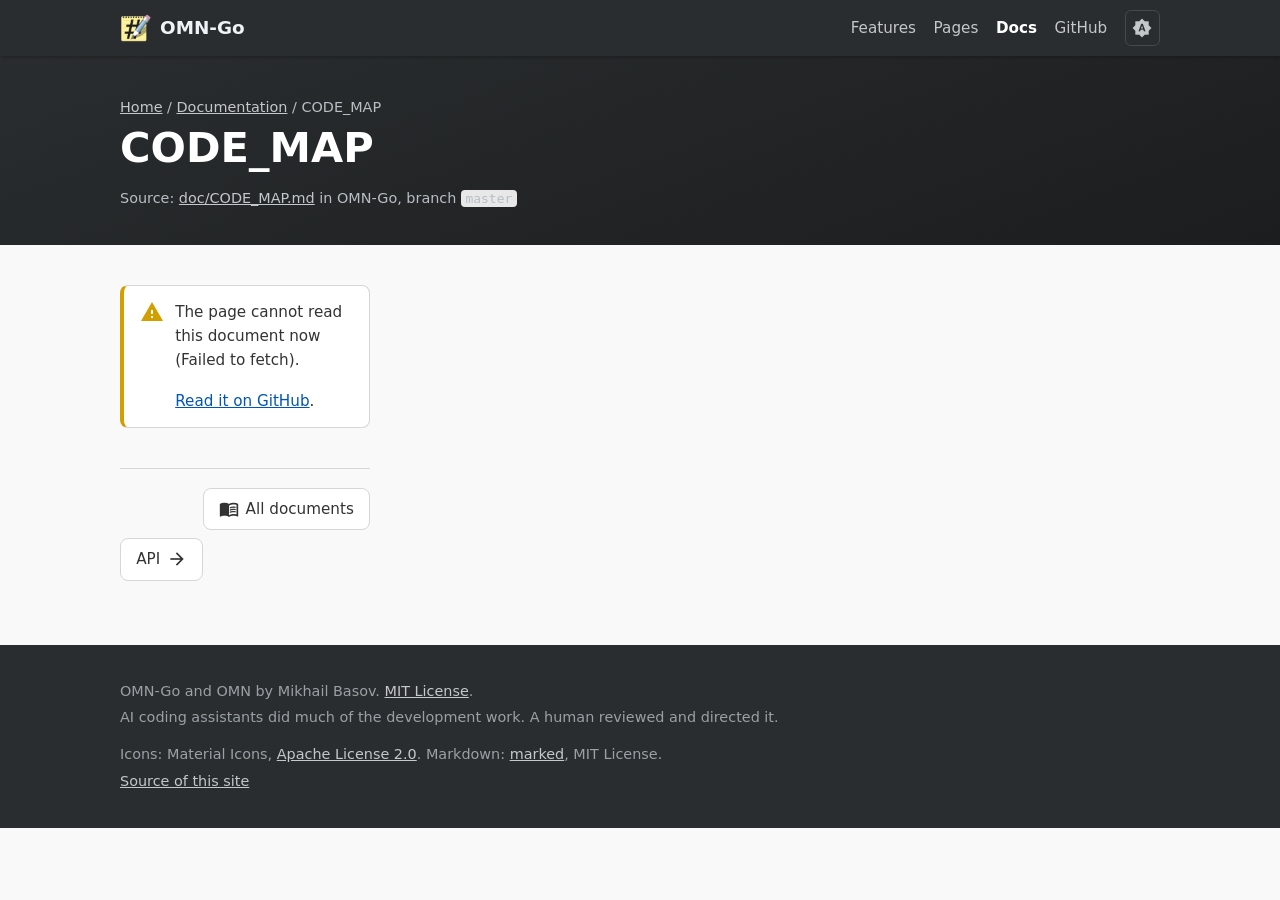
<file: docs/doc/view.html>
<!DOCTYPE html>
<html lang="en">
<head>
<meta charset="utf-8">
<meta name="viewport" content="width=device-width, initial-scale=1">
<title>Documentation — OMN-Go</title>
<meta name="description" content="A document of OMN-Go, read from the OMN-Go repository on GitHub.">
<meta name="color-scheme" content="light dark">
<meta name="theme-color" content="#2a2d2f">
<link rel="icon" type="image/png" sizes="32x32" href="../img/favicon-32.png">
<link rel="apple-touch-icon" href="../img/icon-192.png">
<meta property="og:type" content="website">
<meta property="og:title" content="Documentation — OMN-Go">
<meta property="og:description" content="A document of OMN-Go, read from the OMN-Go repository on GitHub.">
<meta property="og:url" content="https://mvbasov.github.io/OMNHome/doc/view.html">
<meta property="og:image" content="https://mvbasov.github.io/OMNHome/img/og-image.png">
<script>
  /* Apply the saved theme before the first paint. */
  try {
    var t = localStorage.getItem('omn-home-theme');
    if (t === 'light' || t === 'dark') document.documentElement.setAttribute('data-theme', t);
  } catch (e) {}
</script>
<link rel="stylesheet" href="../css/omn-home.css">
</head>
<body>

<header class="omn-topbar">
  <div class="omn-wrap">
    <a class="omn-brand" href="../"><img src="../img/icon-192.png" alt="" width="32" height="32">OMN-Go</a>
    <nav class="omn-nav" aria-label="Sections">
      <a class="omn-nav-opt" href="../#features">Features</a>
      <a href="../pages/">Pages</a>
      <a class="omn-nav-on" href="./">Docs</a>
      <a href="https://github.com/mvbasov/OMN-Go">GitHub</a>
      <button class="omn-theme-btn" id="omn-theme-btn" type="button" title="Theme: system" aria-label="Theme: system"><span class="omn-icon" aria-hidden="true">&#xe1ab;</span></button>
    </nav>
  </div>
</header>

<main>

<section class="omn-pagehead">
  <div class="omn-wrap">
    <div class="omn-crumbs"><a href="../">Home</a> / <a href="./">Documentation</a> / <span id="omn-doc-crumb"></span></div>
    <h1 id="omn-doc-title">Documentation</h1>
    <p id="omn-doc-summary"></p>
    <p class="omn-doc-head-source">Source: <a id="omn-doc-source" href="https://github.com/mvbasov/OMN-Go/tree/master/doc">doc/</a> in OMN-Go, branch <code>master</code></p>
  </div>
</section>

<section class="omn-section">
  <div class="omn-wrap">
    <div class="omn-doc-layout">
      <nav class="omn-doc-toc" id="omn-doc-toc" aria-label="Contents"></nav>
      <div>
        <article class="omn-doc" id="omn-doc"><p class="omn-doc-loading">Loading the document from GitHub…</p></article>
        <nav class="omn-doc-pager" id="omn-doc-pager" aria-label="Other documents"></nav>
      </div>
    </div>
  </div>
</section>

</main>

<footer class="omn-footer">
  <div class="omn-wrap">
    <div>
      <p>OMN-Go and OMN by Mikhail Basov. <a href="https://github.com/mvbasov/OMN-Go/blob/master/LICENSE">MIT License</a>.</p>
      <p>AI coding assistants did much of the development work. A human reviewed and directed it.</p>
    </div>
    <div>
      <p>Icons: Material Icons, <a href="https://www.apache.org/licenses/LICENSE-2.0">Apache License 2.0</a>. Markdown: <a href="https://github.com/markedjs/marked">marked</a>, MIT License.</p>
      <p><a href="https://github.com/mvbasov/OMNHome">Source of this site</a></p>
    </div>
  </div>
</footer>

<script src="../js/omn-home.js"></script>
<script src="../js/marked.umd.js"></script>
<script src="../js/omn-docs.js"></script>
</body>
</html>
</file>
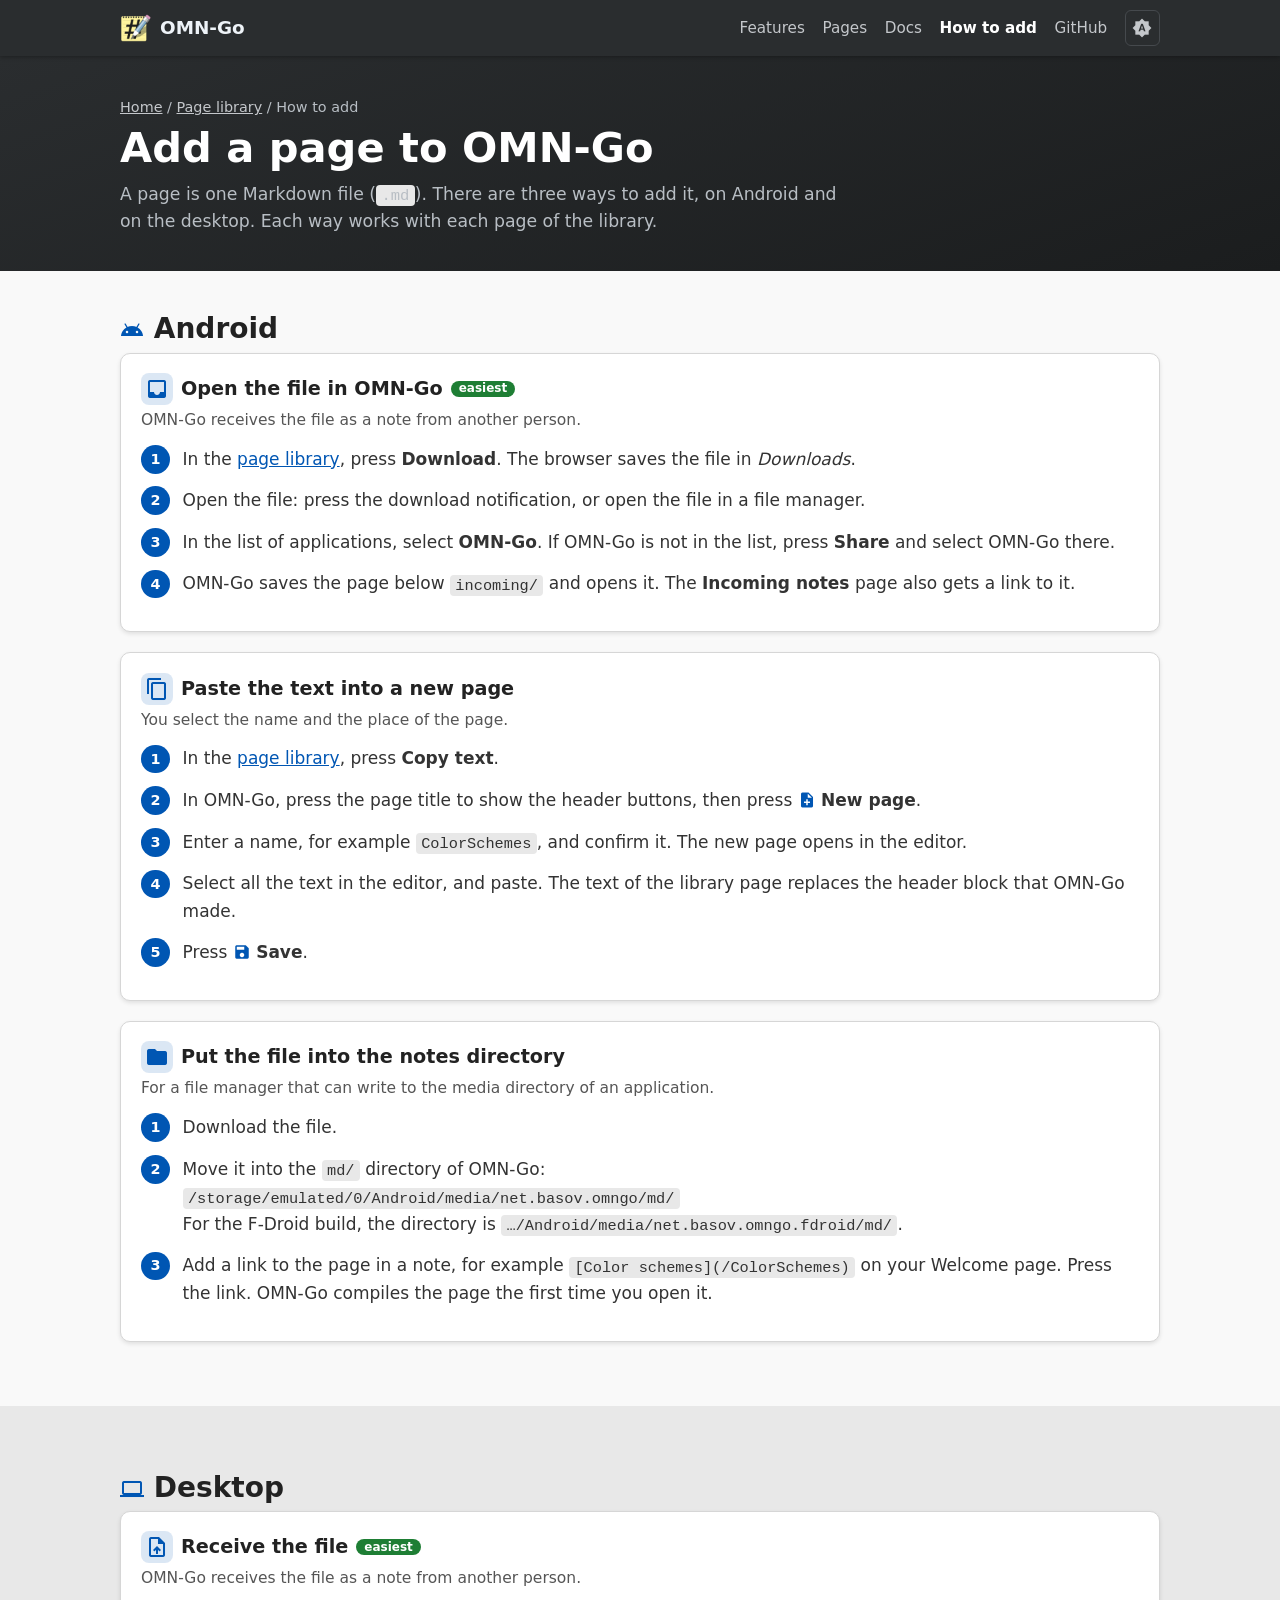
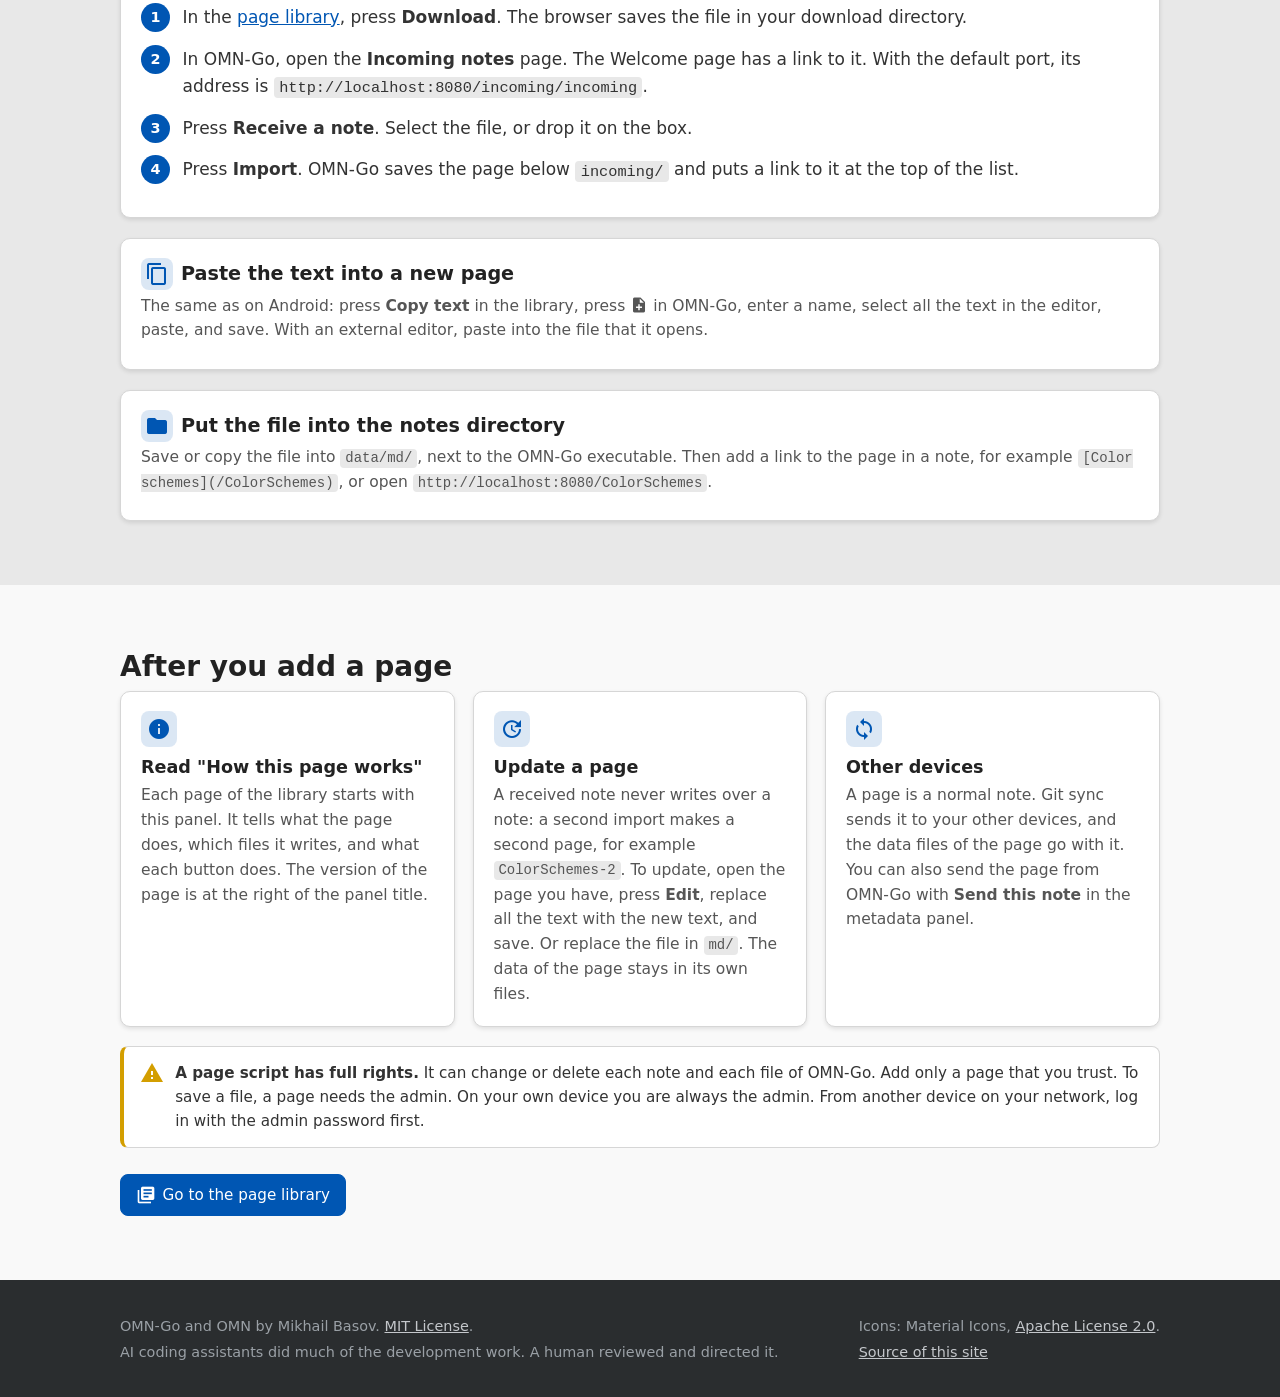
<file: docs/pages/install.html>
<!DOCTYPE html>
<html lang="en">
<head>
<meta charset="utf-8">
<meta name="viewport" content="width=device-width, initial-scale=1">
<title>Add a page to OMN-Go</title>
<meta name="description" content="How to add a page from the OMN-Go page library to OMN-Go on Android and on the desktop, and how to update it.">
<meta name="color-scheme" content="light dark">
<meta name="theme-color" content="#2a2d2f">
<link rel="icon" type="image/png" sizes="32x32" href="../img/favicon-32.png">
<link rel="apple-touch-icon" href="../img/icon-192.png">
<meta property="og:type" content="website">
<meta property="og:title" content="Add a page to OMN-Go">
<meta property="og:description" content="Add a page from the page library to OMN-Go on Android and on the desktop.">
<meta property="og:url" content="https://mvbasov.github.io/OMNHome/pages/install.html">
<meta property="og:image" content="https://mvbasov.github.io/OMNHome/img/og-image.png">
<script>
  /* Apply the saved theme before the first paint. */
  try {
    var t = localStorage.getItem('omn-home-theme');
    if (t === 'light' || t === 'dark') document.documentElement.setAttribute('data-theme', t);
  } catch (e) {}
</script>
<link rel="stylesheet" href="../css/omn-home.css">
</head>
<body>

<header class="omn-topbar">
  <div class="omn-wrap">
    <a class="omn-brand" href="../"><img src="../img/icon-192.png" alt="" width="32" height="32">OMN-Go</a>
    <nav class="omn-nav" aria-label="Sections">
      <a class="omn-nav-opt" href="../#features">Features</a>
      <a href="./">Pages</a>
      <a href="../doc/">Docs</a>
      <a class="omn-nav-opt omn-nav-on" href="install.html">How to add</a>
      <a href="https://github.com/mvbasov/OMN-Go">GitHub</a>
      <button class="omn-theme-btn" id="omn-theme-btn" type="button" title="Theme: system" aria-label="Theme: system"><span class="omn-icon" aria-hidden="true">&#xe1ab;</span></button>
    </nav>
  </div>
</header>

<main>

<section class="omn-pagehead">
  <div class="omn-wrap">
    <div class="omn-crumbs"><a href="../">Home</a> / <a href="./">Page library</a> / How to add</div>
    <h1>Add a page to OMN-Go</h1>
    <p>A page is one Markdown file (<code>.md</code>). There are three ways to add it, on Android and on the desktop.
      Each way works with each page of the library.</p>
  </div>
</section>

<section class="omn-section" id="android">
  <div class="omn-wrap">
    <h2><span class="omn-icon" aria-hidden="true" style="color:var(--omn-accent)">&#xe859;</span> Android</h2>
    <div class="omn-ways">

      <div class="omn-card omn-way">
        <h3><span class="omn-icon" aria-hidden="true">&#xe156;</span>Open the file in OMN-Go <span class="omn-best">easiest</span></h3>
        <p>OMN-Go receives the file as a note from another person.</p>
        <ol class="omn-steps">
          <li>In the <a href="./">page library</a>, press <strong>Download</strong>. The browser saves the file in <em>Downloads</em>.</li>
          <li>Open the file: press the download notification, or open the file in a file manager.</li>
          <li>In the list of applications, select <strong>OMN-Go</strong>. If OMN-Go is not in the list, press <strong>Share</strong> and select OMN-Go there.</li>
          <li>OMN-Go saves the page below <code>incoming/</code> and opens it. The <strong>Incoming notes</strong> page also gets a link to it.</li>
        </ol>
      </div>

      <div class="omn-card omn-way">
        <h3><span class="omn-icon" aria-hidden="true">&#xe14d;</span>Paste the text into a new page</h3>
        <p>You select the name and the place of the page.</p>
        <ol class="omn-steps">
          <li>In the <a href="./">page library</a>, press <strong>Copy text</strong>.</li>
          <li>In OMN-Go, press the page title to show the header buttons, then press <span class="omn-icon" aria-hidden="true">&#xe89c;</span> <strong>New page</strong>.</li>
          <li>Enter a name, for example <code>ColorSchemes</code>, and confirm it. The new page opens in the editor.</li>
          <li>Select all the text in the editor, and paste. The text of the library page replaces the header block that OMN-Go made.</li>
          <li>Press <span class="omn-icon" aria-hidden="true">&#xe161;</span> <strong>Save</strong>.</li>
        </ol>
      </div>

      <div class="omn-card omn-way">
        <h3><span class="omn-icon" aria-hidden="true">&#xe2c7;</span>Put the file into the notes directory</h3>
        <p>For a file manager that can write to the media directory of an application.</p>
        <ol class="omn-steps">
          <li>Download the file.</li>
          <li>Move it into the <code>md/</code> directory of OMN-Go:<br>
            <code>/storage/emulated/0/Android/media/net.basov.omngo/md/</code><br>
            For the F-Droid build, the directory is <code>…/Android/media/net.basov.omngo.fdroid/md/</code>.</li>
          <li>Add a link to the page in a note, for example <code>[Color schemes](/ColorSchemes)</code> on your Welcome page. Press the link. OMN-Go compiles the page the first time you open it.</li>
        </ol>
      </div>

    </div>
  </div>
</section>

<section class="omn-section omn-section-alt" id="desktop">
  <div class="omn-wrap">
    <h2><span class="omn-icon" aria-hidden="true" style="color:var(--omn-accent)">&#xe30a;</span> Desktop</h2>
    <div class="omn-ways">

      <div class="omn-card omn-way">
        <h3><span class="omn-icon" aria-hidden="true">&#xe9fc;</span>Receive the file <span class="omn-best">easiest</span></h3>
        <p>OMN-Go receives the file as a note from another person.</p>
        <ol class="omn-steps">
          <li>In the <a href="./">page library</a>, press <strong>Download</strong>. The browser saves the file in your download directory.</li>
          <li>In OMN-Go, open the <strong>Incoming notes</strong> page. The Welcome page has a link to it. With the default port, its address is
            <code>http://localhost:8080/incoming/incoming</code>.</li>
          <li>Press <strong>Receive a note</strong>. Select the file, or drop it on the box.</li>
          <li>Press <strong>Import</strong>. OMN-Go saves the page below <code>incoming/</code> and puts a link to it at the top of the list.</li>
        </ol>
      </div>

      <div class="omn-card omn-way">
        <h3><span class="omn-icon" aria-hidden="true">&#xe14d;</span>Paste the text into a new page</h3>
        <p>The same as on Android: press <strong>Copy text</strong> in the library,
          press <span class="omn-icon" aria-hidden="true" style="font-size:18px;vertical-align:-3px">&#xe89c;</span> in OMN-Go, enter a name,
          select all the text in the editor, paste, and save.
          With an external editor, paste into the file that it opens.</p>
      </div>

      <div class="omn-card omn-way">
        <h3><span class="omn-icon" aria-hidden="true">&#xe2c7;</span>Put the file into the notes directory</h3>
        <p>Save or copy the file into <code>data/md/</code>, next to the OMN-Go executable.
          Then add a link to the page in a note, for example <code>[Color schemes](/ColorSchemes)</code>,
          or open <code>http://localhost:8080/ColorSchemes</code>.</p>
      </div>

    </div>
  </div>
</section>

<section class="omn-section" id="after">
  <div class="omn-wrap">
    <h2>After you add a page</h2>
    <div class="omn-grid" style="grid-template-columns:repeat(auto-fit, minmax(280px, 1fr))">
      <div class="omn-card">
        <span class="omn-icon" aria-hidden="true">&#xe88e;</span>
        <h3>Read "How this page works"</h3>
        <p>Each page of the library starts with this panel. It tells what the page does, which files it writes,
          and what each button does. The version of the page is at the right of the panel title.</p>
      </div>
      <div class="omn-card">
        <span class="omn-icon" aria-hidden="true">&#xe923;</span>
        <h3>Update a page</h3>
        <p>A received note never writes over a note: a second import makes a second page, for example <code>ColorSchemes-2</code>.
          To update, open the page you have, press <strong>Edit</strong>, replace all the text with the new text, and save.
          Or replace the file in <code>md/</code>. The data of the page stays in its own files.</p>
      </div>
      <div class="omn-card">
        <span class="omn-icon" aria-hidden="true">&#xe627;</span>
        <h3>Other devices</h3>
        <p>A page is a normal note. Git sync sends it to your other devices, and the data files of the page go with it.
          You can also send the page from OMN-Go with <strong>Send this note</strong> in the metadata panel.</p>
      </div>
    </div>

    <div class="omn-callout omn-callout-warn">
      <span class="omn-icon" aria-hidden="true">&#xe002;</span>
      <div>
        <p><strong>A page script has full rights.</strong> It can change or delete each note and each file of OMN-Go.
          Add only a page that you trust. To save a file, a page needs the admin. On your own device you are always the admin.
          From another device on your network, log in with the admin password first.</p>
      </div>
    </div>

    <div class="omn-actions" style="margin-top:1.6rem">
      <a class="omn-btn omn-btn-primary" href="./"><span class="omn-icon" aria-hidden="true">&#xe02f;</span>Go to the page library</a>
    </div>
  </div>
</section>

</main>

<footer class="omn-footer">
  <div class="omn-wrap">
    <div>
      <p>OMN-Go and OMN by Mikhail Basov. <a href="https://github.com/mvbasov/OMN-Go/blob/master/LICENSE">MIT License</a>.</p>
      <p>AI coding assistants did much of the development work. A human reviewed and directed it.</p>
    </div>
    <div>
      <p>Icons: Material Icons, <a href="https://www.apache.org/licenses/LICENSE-2.0">Apache License 2.0</a>.</p>
      <p><a href="https://github.com/mvbasov/OMNHome">Source of this site</a></p>
    </div>
  </div>
</footer>

<script src="../js/omn-home.js"></script>
</body>
</html>
</file>
<file: docs/css/omn-home.css>
/* OMNHome site styles. Used by each page of the site. */

/* Material Icons, subset to the glyphs this page uses (Apache License 2.0). */
@font-face {
  font-family: 'Material Icons';
  font-style: normal;
  font-weight: 400;
  font-display: block;
  src: url('../fonts/material-icons-subset.woff2') format('woff2');
}

/* Palette: the same values as the OMN-Go light and dark themes. */
:root {
  --omn-bg: #f9f9f9;
  --omn-bg-surface: #ffffff;
  --omn-bg-band: #e8e8e8;
  --omn-text: #333333;
  --omn-text-heading: #222222;
  --omn-text-muted: #555555;
  --omn-border: #d6d6d6;
  --omn-accent: #0056b3;
  --omn-accent-hover: #004494;
  --omn-notes-bg: #0056b3;
  --omn-bookmarks-bg: #138496;
  --omn-btn-text: #ffffff;
  --omn-success: #1e7e34;
  --omn-shadow: rgba(0, 0, 0, 0.1);
  --omn-hero-bg: linear-gradient(160deg, #2a2d2f 0%, #1b1d1e 100%);
  --omn-hero-text: #eef3f8;
  --omn-hero-muted: #b8bec4;
  --omn-green: #7ccf3a;
}
:root[data-theme="dark"] {
  --omn-bg: #1b1d1e;
  --omn-bg-surface: #25282a;
  --omn-bg-band: #2a2d2f;
  --omn-text: #d4d4d4;
  --omn-text-heading: #e8eaed;
  --omn-text-muted: #9aa0a6;
  --omn-border: #45494d;
  --omn-accent: #4d9fff;
  --omn-accent-hover: #6cb0ff;
  --omn-notes-bg: #1c5ea8;
  --omn-bookmarks-bg: #14707e;
  --omn-btn-text: #eef3f8;
  --omn-success: #3fb950;
  --omn-shadow: rgba(0, 0, 0, 0.4);
  --omn-hero-bg: linear-gradient(160deg, #25282a 0%, #121314 100%);
}
@media (prefers-color-scheme: dark) {
  :root:not([data-theme="light"]) {
    --omn-bg: #1b1d1e;
    --omn-bg-surface: #25282a;
    --omn-bg-band: #2a2d2f;
    --omn-text: #d4d4d4;
    --omn-text-heading: #e8eaed;
    --omn-text-muted: #9aa0a6;
    --omn-border: #45494d;
    --omn-accent: #4d9fff;
    --omn-accent-hover: #6cb0ff;
    --omn-notes-bg: #1c5ea8;
    --omn-bookmarks-bg: #14707e;
    --omn-btn-text: #eef3f8;
    --omn-success: #3fb950;
    --omn-shadow: rgba(0, 0, 0, 0.4);
    --omn-hero-bg: linear-gradient(160deg, #25282a 0%, #121314 100%);
  }
}

*, *::before, *::after { box-sizing: border-box; }
html { scroll-behavior: smooth; scroll-padding-top: 4rem; }
body {
  margin: 0;
  font-family: system-ui, -apple-system, "Segoe UI", Roboto, "Noto Sans", Ubuntu, sans-serif;
  font-size: 1.0625rem;
  line-height: 1.6;
  background: var(--omn-bg);
  color: var(--omn-text);
}
a { color: var(--omn-accent); }
a:hover { color: var(--omn-accent-hover); }
h1, h2, h3 { color: var(--omn-text-heading); line-height: 1.25; }
h2 { font-size: 1.75rem; margin: 0 0 0.4rem; }
h3 { font-size: 1.1rem; margin: 0 0 0.3rem; }
code {
  font-family: ui-monospace, "SFMono-Regular", Menlo, Consolas, monospace;
  font-size: 0.9em;
  background: var(--omn-bg-band);
  padding: 0.1em 0.35em;
  border-radius: 4px;
}
.omn-icon {
  font-family: 'Material Icons';
  font-weight: normal;
  font-style: normal;
  font-size: 24px;
  line-height: 1;
  display: inline-block;
  vertical-align: middle;
  -webkit-font-smoothing: antialiased;
  font-feature-settings: 'liga';
}
.omn-wrap { max-width: 1080px; margin: 0 auto; padding: 0 1.25rem; }
.omn-section { padding: 4rem 0; }
.omn-section-alt { background: var(--omn-bg-band); }
.omn-lead { color: var(--omn-text-muted); margin: 0 0 2rem; max-width: 46rem; }

/* Top bar */
.omn-topbar {
  position: sticky; top: 0; z-index: 10;
  background: #2a2d2f;
  color: #eef3f8;
  box-shadow: 0 1px 4px rgba(0, 0, 0, 0.3);
}
.omn-topbar .omn-wrap { display: flex; align-items: center; gap: 1rem; height: 3.5rem; }
.omn-brand { display: flex; align-items: center; gap: 0.5rem; color: inherit; text-decoration: none; font-weight: 700; font-size: 1.15rem; }
.omn-brand img { width: 32px; height: 32px; }
.omn-nav { display: flex; gap: 1.1rem; margin-left: auto; align-items: center; }
.omn-nav a { color: #c4c7cb; text-decoration: none; font-size: 0.95rem; }
.omn-nav a:hover { color: #ffffff; }
.omn-theme-btn {
  background: transparent; color: #c4c7cb;
  border: 1px solid #45494d; border-radius: 6px;
  width: 2.2rem; height: 2.2rem; cursor: pointer; padding: 0;
  display: inline-flex; align-items: center; justify-content: center;
}
.omn-theme-btn .omn-icon { font-size: 20px; }
.omn-theme-btn:hover { color: #ffffff; border-color: #6c7075; }
@media (max-width: 720px) { .omn-nav a.omn-nav-opt { display: none; } }

/* Hero */
.omn-hero { background: var(--omn-hero-bg); color: var(--omn-hero-text); padding: 4.5rem 0 4rem; }
.omn-hero .omn-wrap { display: grid; grid-template-columns: 1.25fr 1fr; gap: 3rem; align-items: center; }
.omn-hero-logo { width: 96px; height: 96px; filter: drop-shadow(0 4px 10px rgba(0, 0, 0, 0.45)); }
.omn-hero h1 { color: #ffffff; font-size: clamp(2.4rem, 6vw, 3.6rem); margin: 0.75rem 0 0; letter-spacing: -0.01em; }
.omn-hero-sub { color: var(--omn-green); font-weight: 700; font-size: 1.25rem; margin: 0.2rem 0 1.2rem; }
.omn-hero p.omn-hero-text { color: var(--omn-hero-muted); font-size: 1.15rem; margin: 0 0 2rem; max-width: 34rem; }
.omn-hero-shot { justify-self: center; }
.omn-hero-shot .omn-phone { width: 270px; max-width: 100%; }
@media (max-width: 820px) {
  .omn-hero .omn-wrap { grid-template-columns: 1fr; }
  .omn-hero-shot { display: none; }
}

/* Download buttons: the same look as the start buttons of the OMN-Go Welcome page */
.omn-get { display: flex; flex-wrap: wrap; gap: 1rem; }
.omn-get-btn {
  display: flex; align-items: center; gap: 0.9rem;
  padding: 0.85rem 1.3rem 0.85rem 1rem;
  border-radius: 10px;
  color: var(--omn-btn-text);
  text-decoration: none;
  box-shadow: 0 2px 6px rgba(0, 0, 0, 0.35);
  flex: 1 1 15rem; max-width: 20rem;
  transition: transform 0.12s ease, filter 0.12s ease;
}
.omn-get-btn:hover { color: var(--omn-btn-text); transform: translateY(-2px); filter: brightness(1.1); }
.omn-get-btn .omn-icon { font-size: 30px; }
.omn-get-label { display: block; font-weight: 700; font-size: 1.1rem; line-height: 1.2; }
.omn-get-hint { display: block; font-size: 0.85rem; opacity: 0.85; }
.omn-get-fdroid { background: var(--omn-notes-bg); }
.omn-get-github { background: var(--omn-bookmarks-bg); }
.omn-noplay { margin: 1.25rem 0 0; font-size: 0.9rem; color: var(--omn-hero-muted); max-width: 34rem; }

/* Phone frames */
.omn-phone {
  display: block;
  border-radius: 22px;
  border: 6px solid #0e0f10;
  background: #0e0f10;
  box-shadow: 0 12px 30px rgba(0, 0, 0, 0.45);
  overflow: hidden;
}
.omn-phone img { display: block; width: 100%; height: auto; }

/* Screenshots strip */
.omn-shots {
  display: flex; gap: 1.5rem;
  overflow-x: auto; scroll-snap-type: x mandatory;
  padding: 0.5rem 0.25rem 1.5rem;
}
.omn-shots figure { margin: 0; flex: 0 0 210px; scroll-snap-align: start; }
.omn-shots figcaption { text-align: center; font-size: 0.9rem; color: var(--omn-text-muted); margin-top: 0.6rem; }

/* Feature cards */
.omn-grid { display: grid; grid-template-columns: repeat(auto-fill, minmax(240px, 1fr)); gap: 1.1rem; }
.omn-card {
  background: var(--omn-bg-surface);
  border: 1px solid var(--omn-border);
  border-radius: 10px;
  padding: 1.2rem 1.25rem;
  box-shadow: 0 2px 4px var(--omn-shadow);
}
.omn-card p { margin: 0; color: var(--omn-text-muted); font-size: 0.97rem; }
.omn-card > .omn-icon {
  color: var(--omn-accent);
  background: color-mix(in srgb, var(--omn-accent) 14%, transparent);
  border-radius: 8px; padding: 6px; margin-bottom: 0.6rem;
}

/* Platforms */
.omn-platforms { display: grid; grid-template-columns: 1fr 1fr; gap: 1.25rem; }
@media (max-width: 720px) { .omn-platforms { grid-template-columns: 1fr; } }
.omn-platforms .omn-card h3 { display: flex; align-items: center; gap: 0.5rem; font-size: 1.25rem; }
.omn-platforms .omn-card h3 .omn-icon { margin: 0; padding: 4px; }
.omn-platforms ul { margin: 0.6rem 0 0; padding-left: 1.2rem; color: var(--omn-text-muted); }
.omn-platforms li { margin: 0.25rem 0; }
.omn-tag {
  display: inline-block; font-size: 0.75rem; font-weight: 700;
  padding: 0.05rem 0.5rem; border-radius: 1rem;
  border: 1px solid var(--omn-border); color: var(--omn-text-muted);
  vertical-align: middle;
}

/* Privacy band */
.omn-pledge { display: grid; grid-template-columns: repeat(auto-fit, minmax(200px, 1fr)); gap: 1rem; margin-top: 1.5rem; }
.omn-pledge div { display: flex; gap: 0.6rem; align-items: flex-start; }
.omn-pledge .omn-icon { color: var(--omn-success); }
.omn-pledge strong { color: var(--omn-text-heading); display: block; }
.omn-pledge span.omn-pledge-text { color: var(--omn-text-muted); font-size: 0.95rem; }
.omn-disclaimer {
  margin-top: 2rem; padding: 1rem 1.25rem;
  border-left: 4px solid #d39e00;
  background: var(--omn-bg-surface);
  border-radius: 0 8px 8px 0;
  font-size: 0.95rem; color: var(--omn-text-muted);
}
.omn-disclaimer strong { color: var(--omn-text-heading); }

/* OMN classic */
.omn-classic { display: grid; grid-template-columns: auto 1fr; gap: 1.5rem; align-items: start; }
.omn-classic img { width: 72px; height: 72px; filter: grayscale(0.6); opacity: 0.85; }
.omn-classic p { margin: 0 0 0.8rem; }
.omn-links { display: flex; flex-wrap: wrap; gap: 0.6rem; margin-top: 0.4rem; }
.omn-link-btn {
  display: inline-flex; align-items: center; gap: 0.35rem;
  padding: 0.4rem 0.85rem;
  border: 1px solid var(--omn-border); border-radius: 8px;
  background: var(--omn-bg-surface);
  text-decoration: none; font-size: 0.95rem;
}
.omn-link-btn .omn-icon { font-size: 18px; }
.omn-link-btn:hover { border-color: var(--omn-accent); }

/* Footer */
.omn-footer { background: #2a2d2f; color: #9aa0a6; padding: 2rem 0; font-size: 0.9rem; }
.omn-footer a { color: #c4c7cb; }
.omn-footer .omn-wrap { display: flex; flex-wrap: wrap; gap: 0.5rem 2rem; justify-content: space-between; }
.omn-footer p { margin: 0.2rem 0; }

/* ---- Inner pages: Page library and How to add a page ---- */
.omn-pagehead { background: var(--omn-hero-bg); color: var(--omn-hero-text); padding: 2.5rem 0 2.2rem; }
.omn-pagehead h1 { color: #ffffff; margin: 0.2rem 0 0.4rem; font-size: clamp(1.9rem, 5vw, 2.6rem); }
.omn-pagehead p { color: var(--omn-hero-muted); margin: 0; max-width: 46rem; font-size: 1.08rem; }
.omn-crumbs { font-size: 0.9rem; color: var(--omn-hero-muted); }
.omn-crumbs a { color: #c4c7cb; }
.omn-nav a.omn-nav-on { color: #ffffff; font-weight: 600; }

/* Buttons */
.omn-btn {
  display: inline-flex; align-items: center; gap: 0.4rem;
  padding: 0.5rem 0.95rem; min-height: 2.5rem;
  border: 1px solid var(--omn-border); border-radius: 8px;
  background: var(--omn-bg-surface); color: var(--omn-text);
  font: inherit; font-size: 0.95rem; text-decoration: none; cursor: pointer;
}
.omn-btn:hover { border-color: var(--omn-accent); color: var(--omn-text); }
.omn-btn .omn-icon { font-size: 20px; }
.omn-btn-primary { background: var(--omn-notes-bg); border-color: var(--omn-notes-bg); color: var(--omn-btn-text); }
.omn-btn-primary:hover { color: var(--omn-btn-text); filter: brightness(1.1); border-color: var(--omn-notes-bg); }
.omn-actions { display: flex; flex-wrap: wrap; gap: 0.5rem; align-items: center; margin-top: 1rem; }
.omn-copy-state { font-size: 0.9rem; color: var(--omn-success); min-height: 1.2em; }

/* A page of the library */
.omn-item { padding: 1.4rem 1.5rem; margin-bottom: 1.5rem; }
.omn-item-head { display: flex; align-items: center; gap: 0.8rem; flex-wrap: wrap; }
.omn-item-head h2 { margin: 0; font-size: 1.45rem; }
.omn-item-head .omn-icon { margin: 0; font-size: 28px; }
.omn-item-head .omn-tag { margin-left: auto; }
.omn-item > p { color: var(--omn-text); margin: 0.8rem 0 0; }
.omn-facts { display: grid; grid-template-columns: max-content 1fr; gap: 0.3rem 1rem; margin: 1rem 0 0; font-size: 0.95rem; }
.omn-facts dt { color: var(--omn-text-muted); }
.omn-facts dd { margin: 0; }
.omn-sub { margin-top: 1.4rem; padding-top: 1.2rem; border-top: 1px solid var(--omn-border); }
.omn-sub h3 { font-size: 1.15rem; }
.omn-sub > p { color: var(--omn-text-muted); margin: 0.2rem 0 0; }

/* Scheme preview: one mini page for each palette */
.omn-scheme { display: grid; grid-template-columns: 1fr 1fr; gap: 1rem; margin-top: 1rem; }
@media (max-width: 640px) { .omn-scheme { grid-template-columns: 1fr; } }
.omn-mini { border-radius: 10px; overflow: hidden; border: 1px solid var(--omn-border); font-size: 0.85rem; }
.omn-mini-head { padding: 0.45rem 0.8rem; font-weight: 700; display: flex; justify-content: space-between; }
.omn-mini-head small { font-weight: 400; opacity: 0.75; }
.omn-mini-body { padding: 0.7rem 0.8rem; }
.omn-mini-card { border-radius: 8px; padding: 0.55rem 0.7rem; border: 1px solid; }
.omn-mini-card p { margin: 0 0 0.3rem; }
.omn-mini-code { margin: 0.5rem 0 0; padding: 0.45rem 0.6rem; border-radius: 6px; font: 0.8rem/1.45 ui-monospace, Menlo, Consolas, monospace; white-space: pre; overflow-x: auto; }
.omn-mini-btn { display: inline-block; margin-top: 0.5rem; padding: 0.2rem 0.7rem; border-radius: 6px; font-weight: 600; }
.omn-mini-dots { display: flex; gap: 0.3rem; margin-top: 0.55rem; }
.omn-mini-dots span { width: 1.1rem; height: 1.1rem; border-radius: 4px; border: 1px solid rgba(127, 127, 127, 0.4); }

/* Numbered steps */
.omn-steps { counter-reset: omn-step; list-style: none; padding: 0; margin: 0.8rem 0 0; }
.omn-steps > li { counter-increment: omn-step; position: relative; padding: 0 0 0.9rem 2.6rem; }
.omn-steps > li::before {
  content: counter(omn-step);
  position: absolute; left: 0; top: -0.05rem;
  width: 1.8rem; height: 1.8rem; border-radius: 50%;
  display: flex; align-items: center; justify-content: center;
  background: var(--omn-notes-bg); color: var(--omn-btn-text);
  font-weight: 700; font-size: 0.9rem;
}
.omn-steps .omn-icon { font-size: 18px; vertical-align: -3px; color: var(--omn-accent); }
.omn-ways { display: grid; gap: 1.25rem; }
.omn-way h3 { display: flex; align-items: center; gap: 0.5rem; font-size: 1.2rem; margin-bottom: 0.2rem; }
.omn-way h3 .omn-icon { margin: 0; padding: 4px; }
.omn-way > p { color: var(--omn-text-muted); margin: 0 0 0.4rem; }
.omn-best { font-size: 0.75rem; font-weight: 700; padding: 0.05rem 0.5rem; border-radius: 1rem; background: var(--omn-success); color: #ffffff; }

/* Notes in the text */
.omn-callout {
  display: flex; gap: 0.7rem; align-items: flex-start;
  margin: 1.2rem 0 0; padding: 0.85rem 1rem;
  border-radius: 8px; border: 1px solid var(--omn-border);
  background: var(--omn-bg-surface); font-size: 0.95rem;
}
.omn-callout .omn-icon { color: var(--omn-accent); }
.omn-callout-warn { border-left: 4px solid #d39e00; }
.omn-callout-warn .omn-icon { color: #d39e00; }
.omn-callout p { margin: 0 0 0.4rem; }
.omn-callout p:last-child { margin: 0; }

/* Teaser on the home page */
.omn-teaser { display: grid; grid-template-columns: repeat(auto-fit, minmax(260px, 1fr)); gap: 1.1rem; }
.omn-teaser a.omn-card { text-decoration: none; color: inherit; display: block; transition: transform 0.12s ease; }
.omn-teaser a.omn-card:hover { transform: translateY(-2px); border-color: var(--omn-accent); }
.omn-teaser h3 { color: var(--omn-text-heading); }

.omn-pagehead + .omn-section { padding-top: 2.5rem; }
/* Donation page */
.omn-donation { max-width: 46rem; }
.omn-donation p { margin: 0 0 1.25rem; }
.omn-bitcoin-address { overflow-wrap: anywhere; word-break: break-word; }
.omn-item-head .omn-icon, .omn-way h3 .omn-icon, .omn-platforms h3 .omn-icon {
  color: var(--omn-accent);
  background: color-mix(in srgb, var(--omn-accent) 14%, transparent);
  border-radius: 8px;
}
.omn-item-head .omn-icon { padding: 6px; }
@media (max-width: 560px) {
  .omn-item { padding: 1.1rem 1rem; }
  .omn-facts { grid-template-columns: 1fr; gap: 0 0; }
  .omn-facts dd { margin-bottom: 0.5rem; }
}

/* ---- Documentation ---- */
.omn-doc-list { display: grid; grid-template-columns: repeat(auto-fill, minmax(300px, 1fr)); gap: 1.1rem; }
.omn-doc-card { display: flex; flex-direction: column; }
.omn-doc-card > .omn-icon { align-self: flex-start; }
.omn-doc-card h3 { font-size: 1.15rem; }
.omn-doc-card h3 a { color: var(--omn-text-heading); text-decoration: none; }
.omn-doc-card h3 a:hover { color: var(--omn-accent); }
.omn-doc-card .omn-doc-file { margin: 0 0 0.5rem; font-size: 0.85rem; }
.omn-doc-card .omn-doc-summary { flex: 1; color: var(--omn-text); }
.omn-doc-card .omn-actions { margin-top: 1rem; }

.omn-pagehead p.omn-doc-head-source { margin-top: 0.8rem; font-size: 0.9rem; color: var(--omn-hero-muted); }
.omn-doc-head-source a { color: #c4c7cb; }

.omn-doc-layout { display: grid; grid-template-columns: 250px minmax(0, 1fr); gap: 2.5rem; align-items: start; }
@media (max-width: 960px) { .omn-doc-layout { grid-template-columns: minmax(0, 1fr); gap: 1rem; } }
.omn-doc-toc { position: sticky; top: 4.5rem; max-height: calc(100vh - 5.5rem); overflow-y: auto; font-size: 0.9rem; }
@media (max-width: 960px) { .omn-doc-toc { position: static; max-height: none; } }
.omn-doc-toc details { background: var(--omn-bg-surface); border: 1px solid var(--omn-border); border-radius: 10px; padding: 0.6rem 0.8rem; }
.omn-doc-toc summary { cursor: pointer; font-weight: 700; color: var(--omn-text-heading); }
.omn-doc-toc ol { list-style: none; margin: 0.5rem 0 0; padding: 0; }
.omn-doc-toc li { margin: 0.15rem 0; line-height: 1.35; }
.omn-doc-toc li.omn-toc-l3 { padding-left: 0.9rem; font-size: 0.85rem; }
.omn-doc-toc a { color: var(--omn-text-muted); text-decoration: none; display: block; padding: 0.1rem 0; }
.omn-doc-toc a:hover { color: var(--omn-accent); }

.omn-doc { min-width: 0; font-size: 1rem; }
.omn-doc > :first-child { margin-top: 0; }
.omn-doc h2 { font-size: 1.55rem; margin: 2.4rem 0 0.8rem; padding-bottom: 0.3rem; border-bottom: 1px solid var(--omn-border); }
.omn-doc h3 { font-size: 1.2rem; margin: 1.8rem 0 0.6rem; }
.omn-doc h4 { font-size: 1.05rem; margin: 1.4rem 0 0.5rem; color: var(--omn-text-heading); }
.omn-doc h5, .omn-doc h6 { font-size: 0.95rem; margin: 1.2rem 0 0.4rem; color: var(--omn-text-heading); }
.omn-doc p, .omn-doc ul, .omn-doc ol, .omn-doc blockquote, .omn-doc pre, .omn-doc .omn-doc-table, .omn-doc details { margin: 0 0 1rem; }
.omn-doc li { margin: 0.2rem 0; }
.omn-doc li > p { margin: 0 0 0.4rem; }
.omn-doc hr { border: 0; border-top: 1px solid var(--omn-border); margin: 2rem 0; }
.omn-doc img { max-width: 100%; height: auto; border-radius: 6px; border: 1px solid var(--omn-border); }
.omn-doc blockquote { border-left: 4px solid var(--omn-border); padding: 0.2rem 0 0.2rem 1rem; color: var(--omn-text-muted); }
.omn-doc pre {
  background: var(--omn-bg-surface); border: 1px solid var(--omn-border); border-radius: 8px;
  padding: 0.8rem 1rem; overflow-x: auto; line-height: 1.45;
}
.omn-doc pre code { background: none; padding: 0; font-size: 0.85rem; border-radius: 0; }
.omn-doc code { word-break: break-word; }
.omn-doc-table { overflow-x: auto; }
.omn-doc table { border-collapse: collapse; width: 100%; font-size: 0.92rem; }
.omn-doc th, .omn-doc td { border: 1px solid var(--omn-border); padding: 0.4rem 0.6rem; text-align: left; vertical-align: top; }
.omn-doc th { background: var(--omn-bg-band); color: var(--omn-text-heading); }
.omn-doc tr:nth-child(even) td { background: color-mix(in srgb, var(--omn-bg-band) 45%, transparent); }
.omn-doc details summary { cursor: pointer; }
.omn-doc-anchor { margin-left: 0.4rem; color: var(--omn-text-muted); text-decoration: none; opacity: 0; font-weight: 400; }
.omn-doc h1:hover .omn-doc-anchor, .omn-doc h2:hover .omn-doc-anchor, .omn-doc h3:hover .omn-doc-anchor,
.omn-doc h4:hover .omn-doc-anchor, .omn-doc h5:hover .omn-doc-anchor, .omn-doc h6:hover .omn-doc-anchor,
.omn-doc-anchor:focus { opacity: 1; }
.omn-doc-pager { display: flex; justify-content: space-between; gap: 0.5rem; flex-wrap: wrap; margin-top: 2.5rem; padding-top: 1.2rem; border-top: 1px solid var(--omn-border); }
.omn-doc-loading { color: var(--omn-text-muted); }
.omn-brand { white-space: nowrap; }
@media (max-width: 480px) { .omn-nav { gap: 0.8rem; } }
</file>
